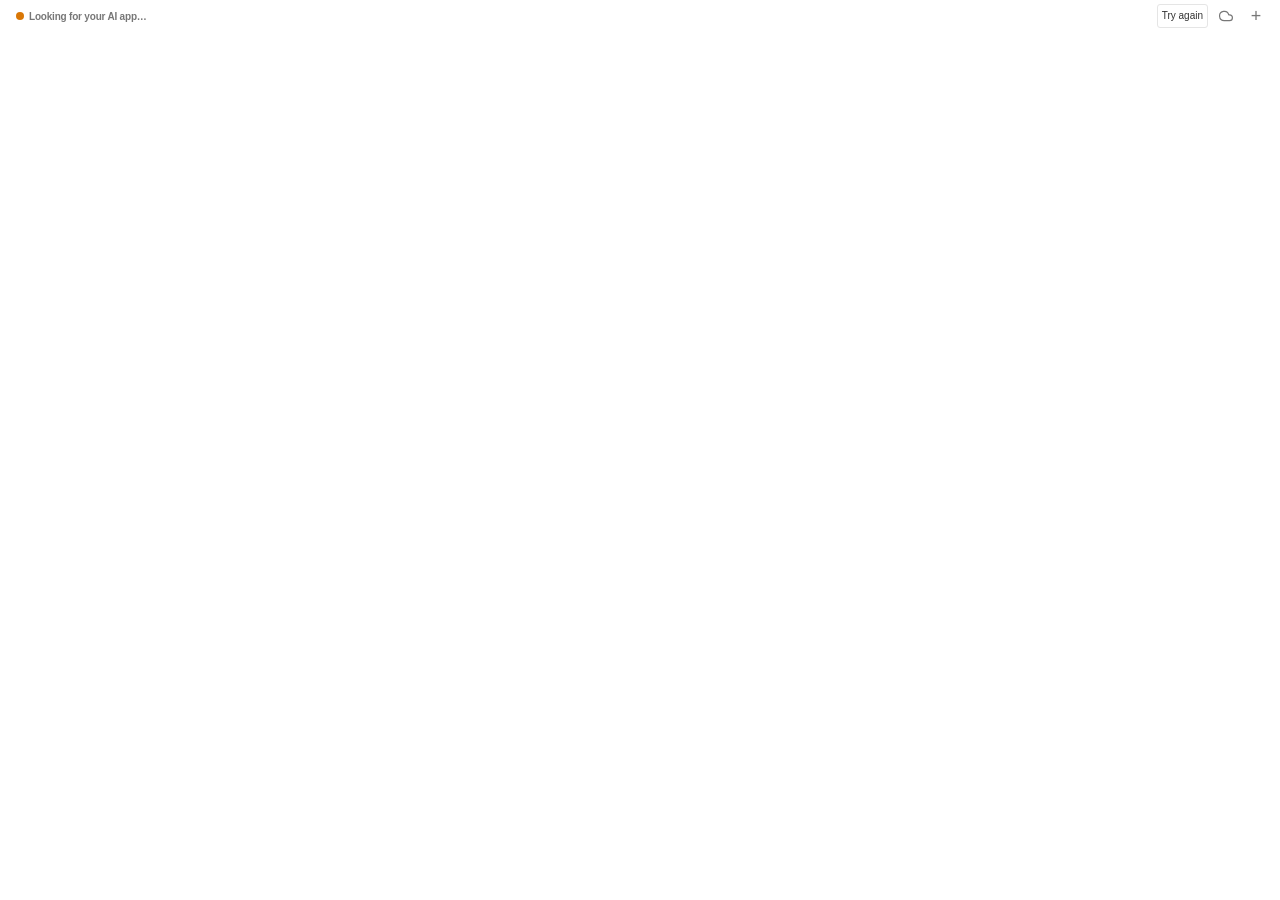
<file: plugin/ui.html>
<!DOCTYPE html>
<html>
<head>
  <meta charset="UTF-8">
  <style>
    * {
      box-sizing: border-box;
      margin: 0;
      padding: 0;
    }

    /* ===== Status + log colour tokens ===== */
    /* Dark defaults — body[data-theme] overrides below keep light/dark correct. */
    :root {
      --color-connected:      #44FF88;
      --color-connected-glow: rgba(68, 255, 136, 0.5);
      --color-waiting:        #FFB700;
      --color-error:          #FF455B;
      --color-idle:           #737373;
      --log-info:             #6cf;
      --log-success:          #6f6;
      --log-error:            #ff8080;
      --log-warn:             #fc0;
    }

    body {
      font-family: 'Inter', -apple-system, BlinkMacSystemFont, 'Segoe UI', Roboto, sans-serif;
      font-size: 11px;
      background: var(--figma-color-bg, #2c2c2c);
      color: var(--figma-color-text, rgba(255, 255, 255, 0.9));
      padding: 4px 12px;
      user-select: none;
    }

    /* Visible keyboard focus for all interactive elements (WCAG 2.4.7) */
    button:focus-visible,
    input:focus-visible {
      outline: 2px solid var(--figma-color-bg-brand, #0d99ff);
      outline-offset: 1px;
      border-radius: 3px;
    }
    /* Hide outline when mouse-clicking but keep it for keyboard nav */
    button:focus:not(:focus-visible),
    input:focus:not(:focus-visible) {
      outline: none;
    }

    .wrap {
      display: flex;
      flex-direction: column;
      gap: 4px;
      width: 100%;
    }

    /* ===== Row 1 — status + CTA + icons (always visible) ===== */
    .row-top {
      display: flex;
      align-items: center;
      gap: 6px;
      white-space: nowrap;
      padding-left: 4px; /* visual offset to align with Figma title bar icon */
    }

    .status-pill {
      display: flex;
      align-items: center;
      gap: 5px;
      margin-right: 3px;
      /* Take the free space so long status sentences ellipsize gracefully
         instead of pushing the CTA/icons off the 240px canvas. */
      flex: 1;
      min-width: 0;
    }

    .status-indicator {
      width: 8px;
      height: 8px;
      border-radius: 50%;
      flex-shrink: 0;
      background: var(--color-idle);
    }

    .status-indicator.loading {
      background: var(--color-waiting);
      animation: pulse 1.5s ease-in-out infinite;
    }

    .status-indicator.active {
      background: var(--color-connected);
      box-shadow: 0 0 6px var(--color-connected-glow);
    }

    .status-indicator.error {
      background: var(--color-error);
    }

    /* Deliberate user pause — static grey dot, NOT the pulsing loading
       animation, so a pause never reads as "trying to connect". */
    .status-indicator.paused {
      background: var(--color-idle);
    }

    @keyframes pulse {
      0%, 100% { opacity: 0.4; }
      50% { opacity: 1; }
    }

    #status-state {
      font-weight: 600;
      font-size: 10px;
      letter-spacing: -0.2px;
      font-stretch: 75%;
      color: var(--figma-color-text-secondary, rgba(255, 255, 255, 0.6));
      overflow: hidden;
      text-overflow: ellipsis;
      white-space: nowrap;
      min-width: 0;
    }

    .status-indicator.active + #status-state {
      color: var(--color-connected);
    }

    .status-indicator.error + #status-state {
      color: var(--color-error);
    }

    .cta-btn {
      background: transparent;
      color: var(--figma-color-text, rgba(255, 255, 255, 0.9));
      border: 1px solid var(--figma-color-border, #4a4a4a);
      border-radius: 3px;
      font-family: inherit;
      font-size: 10px;
      font-weight: 500;
      padding: 4px;
      cursor: pointer;
      line-height: 1.4;
    }

    .cta-btn:disabled {
      opacity: 0.6;
      cursor: default;
    }

    .cta-btn:hover {
      background: var(--figma-color-bg-secondary, #383838);
    }

    /* ===== Status meta line — connection count + proof of life ===== */
    .status-meta {
      display: none; /* toggled to flex from JS when there's something to show */
      align-items: center;
      gap: 8px;
      padding-left: 17px; /* aligns with the pill text (4px row offset + 8px dot + 5px gap) */
      font-size: 9px;
      color: var(--figma-color-text-secondary, rgba(255, 255, 255, 0.5));
      white-space: nowrap;
    }

    /* Visible recovery instruction for the ERROR state */
    .status-error-hint {
      display: none; /* shown from JS while in the error state */
      padding-left: 17px;
      font-size: 10px;
      line-height: 1.4;
      color: var(--color-error);
    }

    .icon-btn {
      background: transparent;
      border: 1px solid transparent;
      border-radius: 3px;
      color: var(--figma-color-text-secondary, rgba(255, 255, 255, 0.6));
      width: 24px;
      height: 24px;
      padding: 0;
      display: inline-flex;
      align-items: center;
      justify-content: center;
      cursor: pointer;
      font-family: inherit;
      font-size: 14px;
      line-height: 1;
    }

    .icon-btn:hover {
      color: var(--figma-color-text, rgba(255, 255, 255, 0.9));
      border-color: var(--figma-color-border, #4a4a4a);
    }

    /* Borderless icon variant — hover/active change colour only, never border.
       Applied via .icon-btn--borderless modifier class. */
    .icon-btn--borderless,
    .icon-btn--borderless:hover,
    .icon-btn--borderless.active {
      border-color: transparent !important;
    }

    /* Expand [+] / [−] glyph is text, not SVG. Bump to match visual weight of SVG siblings. */
    #expand-btn {
      font-size: 18px;
      font-weight: 400;
      line-height: 1;
    }

    .icon-btn.active,
    .icon-btn.active:hover {
      color: var(--figma-color-bg-brand, #0d99ff);
      border-color: var(--figma-color-bg-brand, #0d99ff);
    }

    .icon-btn svg {
      width: 14px;
      height: 14px;
    }

    /* ===== Row: cloud pairing (when cloud icon on) ===== */
    .row {
      display: none;
      width: 100%;
    }

    .row.visible {
      display: flex;
    }

    .cloud-pair {
      flex-direction: row;
      gap: 4px;
      align-items: stretch;
    }

    .cloud-pair input {
      flex: 1;
      min-width: 0;
      background: var(--figma-color-bg, #2c2c2c);
      border: 1px solid var(--figma-color-border, #4a4a4a);
      border-radius: 3px;
      color: var(--figma-color-text, rgba(255, 255, 255, 0.9));
      font-family: monospace;
      font-size: 11px;
      padding: 3px 5px;
      text-transform: uppercase;
      letter-spacing: 2px;
      text-align: center;
      box-sizing: border-box;
    }

    .cloud-pair input::placeholder {
      text-transform: none;
      letter-spacing: normal;
      font-family: inherit;
      font-size: 10px;
      color: var(--figma-color-text-secondary, rgba(255, 255, 255, 0.3));
    }

    /* Connect button only; icon-btn inside the row keeps its icon-btn styling */
    .cloud-pair button:not(.icon-btn) {
      flex-shrink: 0;
      background: var(--figma-color-bg-brand, #0d99ff);
      color: #fff;
      border: none;
      border-radius: 3px;
      font-family: inherit;
      font-size: 10px;
      font-weight: 500;
      padding: 4px 10px;
      cursor: pointer;
    }

    .cloud-pair button:not(.icon-btn):disabled {
      opacity: 0.5;
      cursor: default;
    }

    .cloud-help {
      flex-direction: column;
      gap: 4px;
      padding: 6px 8px;
      background: var(--figma-color-bg-secondary, #383838);
      border-radius: 3px;
      font-size: 10px;
      line-height: 1.4;
      color: var(--figma-color-text-secondary, rgba(255, 255, 255, 0.7));
    }

    .cloud-help p {
      margin: 0;
    }

    body[data-theme="light"] .cloud-help {
      background: #f0f0f0;
      color: #555;
    }

    .cloud-status {
      display: none;
      font-size: 9px;
      color: var(--figma-color-text-secondary, rgba(255, 255, 255, 0.5));
      text-align: center;
      padding: 2px 0;
    }

    .cloud-status:not(:empty) {
      display: block;
    }

    .cloud-status.connected {
      color: var(--color-connected);
    }

    .cloud-status.error {
      color: var(--color-error);
    }

    /* ===== Row: sub-toolbar (when [+] on) ===== */
    .sub-toolbar {
      align-items: center;
      gap: 8px;
      flex-wrap: nowrap;
      padding-left: 4px; /* match row-top alignment with Figma title bar icon */
    }

    .sub-btn {
      background: transparent;
      border: none;
      padding: 2px 0;
      color: var(--figma-color-text-secondary, rgba(255, 255, 255, 0.6));
      font-family: inherit;
      font-size: 10px;
      cursor: pointer;
      display: inline-flex;
      align-items: center;
      gap: 3px;
      white-space: nowrap;
    }

    .sub-btn:hover {
      color: var(--figma-color-text, rgba(255, 255, 255, 0.9));
    }

    .sub-btn.active {
      color: var(--figma-color-bg-brand, #0d99ff);
    }

    .sub-btn svg {
      width: 11px;
      height: 11px;
    }

    /* ===== Row: plugin update banner ===== */
    .update-banner {
      align-items: center;
      gap: 6px;
      padding: 4px 6px;
      background: var(--figma-color-bg-secondary, #383838);
      border: 1px solid var(--figma-color-border, #4a4a4a);
      border-radius: 3px;
      font-size: 10px;
      line-height: 1.4;
      color: var(--figma-color-text, rgba(255, 255, 255, 0.9));
    }

    .update-banner span {
      flex: 1;
      min-width: 0;
    }

    /* ===== Row: log panel ===== */
    .log-panel {
      flex-direction: column;
      gap: 0;
      border: 1px solid var(--figma-color-border, #4a4a4a);
      border-radius: 3px;
      overflow: hidden;
      background: var(--figma-color-bg, #1e1e1e);
    }

    .log-entries {
      max-height: 160px;
      overflow-y: auto;
      padding: 4px 6px;
      font-family: 'SF Mono', 'Menlo', Consolas, monospace;
      font-size: 10px;
      line-height: 1.4;
    }

    .log-entry {
      display: flex;
      align-items: baseline;
      gap: 5px;
      color: var(--figma-color-text, rgba(255, 255, 255, 0.8));
      line-height: 1.5;
    }
    .log-ts {
      flex-shrink: 0;
      opacity: 0.45;
      font-size: 9px;
      user-select: none;
    }
    .log-msg {
      flex: 1;
      min-width: 0;
      overflow: hidden;
      text-overflow: ellipsis;
      white-space: nowrap;
    }
    .log-dur {
      display: none;
    }
    .log-count {
      flex-shrink: 0;
      opacity: 0.5;
      font-size: 9px;
      min-width: 18px;
      text-align: right;
    }

    .log-entry.info   { color: var(--log-info); }
    .log-entry.success{ color: var(--log-success); }
    .log-entry.error  { color: var(--log-error); }
    .log-entry.warn   { color: var(--log-warn); }

    /* ===== Light theme ===== */
    /* Theme manual override redefines the Figma-injected vars so all token
       consumers cascade automatically. When no data-theme attribute is set,
       Figma's themeColors:true (in code.js) controls the values natively. */
    body[data-theme="light"] {
      --figma-color-bg:            #ffffff;
      --figma-color-bg-secondary:  #f5f5f5;
      --figma-color-border:        #e5e5e5;
      --figma-color-text:          #333333;
      --figma-color-text-secondary: #777777;
      --color-connected:      #16a34a;
      --color-connected-glow: rgba(22, 163, 74, 0.45);
      --color-waiting:        #d97706;
      --color-error:          #ef4444;
      --color-idle:           #6b7280;
      --log-info:             #00639e;
      --log-success:          #167016;
      --log-error:            #b81e2c;
      --log-warn:             #7a5c00;
    }
    body[data-theme="dark"] {
      --figma-color-bg:            #2c2c2c;
      --figma-color-bg-secondary:  #383838;
      --figma-color-border:        #4a4a4a;
      --figma-color-text:          rgba(255, 255, 255, 0.9);
      --figma-color-text-secondary: rgba(255, 255, 255, 0.55);
      --color-connected:      #44FF88;
      --color-connected-glow: rgba(68, 255, 136, 0.5);
      --color-waiting:        #FFB700;
      --color-error:          #FF455B;
      --color-idle:           #737373;
      --log-info:             #6cf;
      --log-success:          #6f6;
      --log-error:            #ff8080;
      --log-warn:             #fc0;
    }
  </style>
</head>
<body>
  <div class="wrap">
    <!-- Row 1 — always visible -->
    <div class="row-top">
      <div class="status-pill">
        <div class="status-indicator loading" id="status-dot" aria-hidden="true"></div>
        <span id="status-state" role="status" aria-live="polite">Looking for your AI app…</span>
      </div>
      <!-- CTA starts hidden; the first state reconcile shows it with an honest label -->
      <button class="cta-btn" id="cta-btn" onclick="toggleLocalConnection()" style="display:none">Pause</button>
      <button class="icon-btn" id="cloud-icon" onclick="toggleCloudPair()" title="Cloud pairing" aria-label="Cloud pairing" aria-expanded="false">
        <svg viewBox="0 0 24 24" fill="none" stroke="currentColor" stroke-width="2" stroke-linecap="round" stroke-linejoin="round" aria-hidden="true" focusable="false">
          <path d="M18 10h-1.26A8 8 0 1 0 9 20h9a5 5 0 0 0 0-10z"/>
        </svg>
      </button>
      <button class="icon-btn" id="expand-btn" onclick="toggleSubToolbar()" title="Show options" aria-label="Show options" aria-expanded="false">+</button>
    </div>

    <!-- Status meta — connection count + proof of life (shown when connected) -->
    <div class="status-meta" id="status-meta">
      <span id="status-conn-count"></span>
      <span id="status-last-action"></span>
    </div>

    <!-- Visible recovery instruction, shown only in the error state -->
    <div class="status-error-hint" id="status-error-hint">Close this window and reopen the plugin.</div>

    <!-- Plugin update banner (shown when the server reports a newer plugin) -->
    <div class="row update-banner" id="update-banner">
      <span>Plugin update available — re-import it in Figma (Plugins → Development → Import from manifest).</span>
      <button class="icon-btn icon-btn--borderless" onclick="dismissUpdateBanner()" title="Dismiss" aria-label="Dismiss update notice">×</button>
    </div>

    <!-- Cloud pairing (shown when cloud icon active) -->
    <div class="row cloud-pair" id="cloud-pair">
      <button class="icon-btn icon-btn--borderless cloud-info-btn" id="cloud-info-btn" onclick="toggleCloudHelp()" title="About pairing codes" aria-label="About pairing codes" aria-expanded="false" aria-controls="cloud-help">
        <svg viewBox="0 0 24 24" fill="none" stroke="currentColor" stroke-width="2" stroke-linecap="round" stroke-linejoin="round" aria-hidden="true" focusable="false">
          <circle cx="12" cy="12" r="10"/>
          <line x1="12" y1="16" x2="12" y2="12"/>
          <line x1="12" y1="8" x2="12.01" y2="8"/>
        </svg>
      </button>
      <input type="text" id="cloud-code" maxlength="6" placeholder="Pairing code" autocomplete="off" aria-label="Cloud pairing code" />
      <button id="cloud-btn" onclick="cloudConnect()">Connect</button>
    </div>
    <div class="row cloud-help" id="cloud-help" role="region" aria-label="About pairing codes">
      <p>Use this when Claude is on a different device from Figma.</p>
      <p>Generate a 6-char code in Claude and paste it here.</p>
    </div>
    <div class="cloud-status" id="cloud-status"></div>

    <!-- Sub-toolbar (shown when [+] active) -->
    <div class="row sub-toolbar" id="sub-toolbar">
      <button class="sub-btn" id="log-toggle" onclick="toggleLog()" aria-expanded="false" aria-controls="log-panel">
        <svg viewBox="0 0 24 24" fill="none" stroke="currentColor" stroke-width="2" stroke-linecap="round" stroke-linejoin="round" aria-hidden="true" focusable="false">
          <path d="M1 12s4-8 11-8 11 8 11 8-4 8-11 8-11-8-11-8z"/>
          <circle cx="12" cy="12" r="3"/>
        </svg>
        Activity
      </button>
      <button class="icon-btn" id="copy-log-btn" onclick="copyLogToClipboard()" title="Copy activity to clipboard" aria-label="Copy activity to clipboard" style="display:none">
        <svg viewBox="0 0 24 24" fill="none" stroke="currentColor" stroke-width="2" stroke-linecap="round" stroke-linejoin="round" aria-hidden="true" focusable="false">
          <rect x="9" y="9" width="13" height="13" rx="2" ry="2"/>
          <path d="M5 15H4a2 2 0 0 1-2-2V4a2 2 0 0 1 2-2h9a2 2 0 0 1 2 2v1"/>
        </svg>
      </button>
    </div>

    <!-- Activity panel (shown when Activity active) -->
    <div class="row log-panel" id="log-panel">
      <div class="log-entries" id="log-entries"></div>
    </div>
  </div>

  <script>
    // ============================================================================
    // GLOBAL STATE — backing store for the in-iframe WebSocket bridge client
    // ============================================================================
    window.__figmaVariablesData = null;
    window.__figmaVariablesReady = false;
    window.__figmaComponentData = null;
    window.__figmaComponentRequests = new Map();
    window.__figmaPendingRequests = new Map();

    let requestIdCounter = 0;

    // Status inputs owned by the message handler at the bottom of this file.
    // bridgeError flips true on a code.js ERROR message; a later successful
    // VARIABLES_DATA clears it (the plugin recovered).
    var bridgeError = false;

    // Single source of truth for the status pill. Derives the rendered state
    // from actual facts instead of trusting one-off events:
    //   - live WS connections (local + cloud) from the connection pool
    //   - userPaused (pool exposes __wsIsPaused)
    //   - scanning/discovery activity (__wsIsScanning / __wsIsDiscoveryActive)
    //   - bridgeError (ERROR message from code.js)
    // window.__figmaVariablesReady is also an input (set by VARIABLES_DATA);
    // it no longer drives the pill green on its own — a Figma-side data event
    // says nothing about whether an AI app is actually connected.
    function deriveAndRenderStatus() {
      var dot = document.getElementById('status-dot');
      var stateText = document.getElementById('status-state');
      if (!dot || !stateText) return;

      var conns = (typeof window.__wsGetActiveConnections === 'function') ? (window.__wsGetActiveConnections() || []) : [];
      var live = 0;
      for (var i = 0; i < conns.length; i++) {
        if (conns[i] && conns[i].ws && conns[i].ws.readyState === 1) live++;
      }
      var paused = (typeof window.__wsIsPaused === 'function') ? window.__wsIsPaused() : false;
      var scanning = (typeof window.__wsIsScanning === 'function' && window.__wsIsScanning()) ||
                     (typeof window.__wsIsDiscoveryActive === 'function' && window.__wsIsDiscoveryActive());

      var dotClass, text;
      if (bridgeError) {
        dotClass = 'error';
        text = 'Something broke';
      } else if (paused) {
        dotClass = 'paused';
        text = 'Paused — AI can\'t make changes';
      } else if (live >= 1) {
        dotClass = 'active';
        text = 'Connected — AI can work in this file';
      } else if (scanning) {
        dotClass = 'loading';
        text = 'Looking for your AI app…';
      } else {
        // Defensive fallback: discovery is always on unless paused, so this
        // only renders if the discovery loop is somehow disabled.
        dotClass = '';
        text = 'Not connected';
      }
      dot.className = 'status-indicator' + (dotClass ? ' ' + dotClass : '');
      stateText.textContent = text;
      stateText.title = text; // full sentence survives ellipsis truncation

      var hint = document.getElementById('status-error-hint');
      if (hint) hint.style.display = bridgeError ? 'block' : 'none';

      renderStatusMeta(live);
    }

    // Small always-visible line under the pill: "Connected to N AI app(s)"
    // plus proof of life ("Last action: Xs ago"). Hidden entirely when there
    // is nothing to show (zero connections).
    function renderStatusMeta(liveCount) {
      var meta = document.getElementById('status-meta');
      var countEl = document.getElementById('status-conn-count');
      var lastEl = document.getElementById('status-last-action');
      if (!meta || !countEl || !lastEl) return;
      var anything = false;
      if (liveCount >= 1) {
        countEl.textContent = 'Connected to ' + liveCount + ' AI app' + (liveCount === 1 ? '' : 's');
        countEl.style.display = '';
        anything = true;
      } else {
        countEl.textContent = '';
        countEl.style.display = 'none';
      }
      if (liveCount >= 1 && _lastActionAt) {
        lastEl.textContent = 'Last action: ' + formatAgo(Date.now() - _lastActionAt);
        lastEl.style.display = '';
        anything = true;
      } else {
        lastEl.textContent = '';
        lastEl.style.display = 'none';
      }
      meta.style.display = anything ? 'flex' : 'none';
    }

    function formatAgo(ms) {
      var s = Math.max(0, Math.floor(ms / 1000));
      if (s < 60) return s + 's ago';
      var m = Math.floor(s / 60);
      if (m < 60) return m + 'm ago';
      var h = Math.floor(m / 60);
      return h + 'h ago';
    }

    // ============================================================================
    // COMMAND INFRASTRUCTURE - Generic plugin command sender
    // ============================================================================
    window.sendPluginCommand = (type, params, timeoutMs) => {
      timeoutMs = timeoutMs || 15000;
      return new Promise((resolve, reject) => {
        const requestId = type.toLowerCase() + '_' + (++requestIdCounter) + '_' + Date.now();

        const timeoutId = setTimeout(() => {
          if (window.__figmaPendingRequests.has(requestId)) {
            window.__figmaPendingRequests.delete(requestId);
            reject(new Error(type + ' request timed out after ' + timeoutMs + 'ms'));
          }
        }, timeoutMs);

        window.__figmaPendingRequests.set(requestId, { resolve: resolve, reject: reject, type: type, timeoutId: timeoutId });

        var message = { type: type, requestId: requestId };
        for (var key in params) {
          if (params.hasOwnProperty(key)) {
            message[key] = params[key];
          }
        }

        parent.postMessage({ pluginMessage: message }, '*');
        console.log('[MCP Bridge] Sent:', type);
      });
    };

    // ============================================================================
    // VARIABLE OPERATIONS
    // ============================================================================

    window.executeCode = (code, timeout) => {
      return window.sendPluginCommand('EXECUTE_CODE', { code: code, timeout: timeout || 5000 }, (timeout || 5000) + 2000)
        .catch(function(err) { return { success: false, error: err.message || String(err) }; });
    };

    window.updateVariable = (variableId, modeId, value) => {
      return window.sendPluginCommand('UPDATE_VARIABLE', { variableId: variableId, modeId: modeId, value: value })
        .catch(function(err) { return { success: false, error: err.message || String(err) }; });
    };

    window.createVariable = (name, collectionId, resolvedType, options) => {
      var params = { name: name, collectionId: collectionId, resolvedType: resolvedType };
      if (options) {
        if (options.valuesByMode) params.valuesByMode = options.valuesByMode;
        if (options.description) params.description = options.description;
        if (options.scopes) params.scopes = options.scopes;
      }
      return window.sendPluginCommand('CREATE_VARIABLE', params)
        .catch(function(err) { return { success: false, error: err.message || String(err) }; });
    };

    window.createVariableCollection = (name, options) => {
      var params = { name: name };
      if (options) {
        if (options.initialModeName) params.initialModeName = options.initialModeName;
        if (options.additionalModes) params.additionalModes = options.additionalModes;
      }
      return window.sendPluginCommand('CREATE_VARIABLE_COLLECTION', params)
        .catch(function(err) { return { success: false, error: err.message || String(err) }; });
    };

    window.deleteVariable = (variableId) => {
      return window.sendPluginCommand('DELETE_VARIABLE', { variableId: variableId })
        .catch(function(err) { return { success: false, error: err.message || String(err) }; });
    };

    window.deleteVariableCollection = (collectionId) => {
      return window.sendPluginCommand('DELETE_VARIABLE_COLLECTION', { collectionId: collectionId })
        .catch(function(err) { return { success: false, error: err.message || String(err) }; });
    };

    window.renameVariable = (variableId, newName) => {
      return window.sendPluginCommand('RENAME_VARIABLE', { variableId: variableId, newName: newName })
        .catch(function(err) { return { success: false, error: err.message || String(err) }; });
    };

    window.setVariableDescription = (variableId, description) => {
      return window.sendPluginCommand('SET_VARIABLE_DESCRIPTION', { variableId: variableId, description: description })
        .catch(function(err) { return { success: false, error: err.message || String(err) }; });
    };

    window.addMode = (collectionId, modeName) => {
      return window.sendPluginCommand('ADD_MODE', { collectionId: collectionId, modeName: modeName })
        .catch(function(err) { return { success: false, error: err.message || String(err) }; });
    };

    window.renameMode = (collectionId, modeId, newName) => {
      return window.sendPluginCommand('RENAME_MODE', { collectionId: collectionId, modeId: modeId, newName: newName })
        .catch(function(err) { return { success: false, error: err.message || String(err) }; });
    };

    window.refreshVariables = () => {
      return window.sendPluginCommand('REFRESH_VARIABLES', {}, 300000)
        .catch(function(err) { return { success: false, error: err.message || String(err) }; });
    };

    // ============================================================================
    // COMPONENT OPERATIONS
    // ============================================================================

    window.getLocalComponents = () => {
      return window.sendPluginCommand('GET_LOCAL_COMPONENTS', {}, 300000)
        .catch(function(err) { return { success: false, error: err.message || String(err) }; });
    };

    window.instantiateComponent = (componentKey, options) => {
      var params = { componentKey: componentKey };
      if (options) {
        if (options.nodeId) params.nodeId = options.nodeId;
        if (options.position) params.position = options.position;
        if (options.size) params.size = options.size;
        if (options.overrides) params.overrides = options.overrides;
        if (options.variant) params.variant = options.variant;
        if (options.parentId) params.parentId = options.parentId;
      }
      return window.sendPluginCommand('INSTANTIATE_COMPONENT', params)
        .catch(function(err) { return { success: false, error: err.message || String(err) }; });
    };

    window.requestComponentData = (nodeId) => {
      return new Promise((resolve, reject) => {
        const requestId = 'component_' + (++requestIdCounter) + '_' + Date.now();
        window.__figmaComponentRequests.set(requestId, { resolve: resolve, reject: reject });
        parent.postMessage({ pluginMessage: { type: 'GET_COMPONENT', requestId: requestId, nodeId: nodeId } }, '*');
        setTimeout(() => {
          if (window.__figmaComponentRequests.has(requestId)) {
            window.__figmaComponentRequests.delete(requestId);
            reject(new Error('Component request timed out'));
          }
        }, 10000);
      });
    };

    // ============================================================================
    // NEW: COMPONENT PROPERTY MANAGEMENT
    // ============================================================================

    // Set component/node description
    window.setNodeDescription = (nodeId, description, descriptionMarkdown) => {
      return window.sendPluginCommand('SET_NODE_DESCRIPTION', {
        nodeId: nodeId,
        description: description,
        descriptionMarkdown: descriptionMarkdown
      }).catch(function(err) { return { success: false, error: err.message || String(err) }; });
    };

    // Add a component property (BOOLEAN, TEXT, INSTANCE_SWAP, VARIANT, SLOT)
    // Note: We use 'propertyType' instead of 'type' to avoid collision with message type field
    window.addComponentProperty = (nodeId, propertyName, type, defaultValue, options) => {
      var params = { nodeId: nodeId, propertyName: propertyName, propertyType: type, defaultValue: defaultValue };
      if (options) {
        if (options.preferredValues) params.preferredValues = options.preferredValues;
        if (options.description) params.description = options.description;
      }
      return window.sendPluginCommand('ADD_COMPONENT_PROPERTY', params)
        .catch(function(err) { return { success: false, error: err.message || String(err) }; });
    };

    // ============================================================================
    // SLOT OPERATIONS
    // ============================================================================

    window.createSlot = (nodeId, options) => {
      return window.sendPluginCommand('CREATE_SLOT', Object.assign({ nodeId: nodeId }, options || {}))
        .catch(function(err) { return { success: false, error: err.message || String(err) }; });
    };

    window.getSlots = (nodeId) => {
      return window.sendPluginCommand('GET_SLOTS', { nodeId: nodeId })
        .catch(function(err) { return { success: false, error: err.message || String(err) }; });
    };

    window.appendToSlot = (params) => {
      return window.sendPluginCommand('APPEND_TO_SLOT', params)
        .catch(function(err) { return { success: false, error: err.message || String(err) }; });
    };

    window.resetSlot = (params) => {
      return window.sendPluginCommand('RESET_SLOT', params)
        .catch(function(err) { return { success: false, error: err.message || String(err) }; });
    };

    // Edit an existing component property
    window.editComponentProperty = (nodeId, propertyName, newValue) => {
      return window.sendPluginCommand('EDIT_COMPONENT_PROPERTY', {
        nodeId: nodeId,
        propertyName: propertyName,
        newValue: newValue
      }).catch(function(err) { return { success: false, error: err.message || String(err) }; });
    };

    // Delete a component property
    window.deleteComponentProperty = (nodeId, propertyName) => {
      return window.sendPluginCommand('DELETE_COMPONENT_PROPERTY', {
        nodeId: nodeId,
        propertyName: propertyName
      }).catch(function(err) { return { success: false, error: err.message || String(err) }; });
    };

    // ============================================================================
    // NEW: NODE MANIPULATION
    // ============================================================================

    // Resize any node
    window.resizeNode = (nodeId, width, height, withConstraints) => {
      return window.sendPluginCommand('RESIZE_NODE', {
        nodeId: nodeId,
        width: width,
        height: height,
        withConstraints: withConstraints !== false
      }).catch(function(err) { return { success: false, error: err.message || String(err) }; });
    };

    // Move/position a node
    window.moveNode = (nodeId, x, y) => {
      return window.sendPluginCommand('MOVE_NODE', { nodeId: nodeId, x: x, y: y })
        .catch(function(err) { return { success: false, error: err.message || String(err) }; });
    };

    // Set node fills (colors)
    window.setNodeFills = (nodeId, fills) => {
      return window.sendPluginCommand('SET_NODE_FILLS', { nodeId: nodeId, fills: fills })
        .catch(function(err) { return { success: false, error: err.message || String(err) }; });
    };

    // Set node strokes
    window.setNodeStrokes = (nodeId, strokes, strokeWeight) => {
      var params = { nodeId: nodeId, strokes: strokes };
      if (strokeWeight !== undefined) params.strokeWeight = strokeWeight;
      return window.sendPluginCommand('SET_NODE_STROKES', params)
        .catch(function(err) { return { success: false, error: err.message || String(err) }; });
    };

    // Set node opacity
    window.setNodeOpacity = (nodeId, opacity) => {
      return window.sendPluginCommand('SET_NODE_OPACITY', { nodeId: nodeId, opacity: opacity })
        .catch(function(err) { return { success: false, error: err.message || String(err) }; });
    };

    // Set node corner radius
    window.setNodeCornerRadius = (nodeId, radius) => {
      return window.sendPluginCommand('SET_NODE_CORNER_RADIUS', { nodeId: nodeId, radius: radius })
        .catch(function(err) { return { success: false, error: err.message || String(err) }; });
    };

    // Clone a node
    window.cloneNode = (nodeId) => {
      return window.sendPluginCommand('CLONE_NODE', { nodeId: nodeId })
        .catch(function(err) { return { success: false, error: err.message || String(err) }; });
    };

    // Delete a node
    window.deleteNode = (nodeId) => {
      return window.sendPluginCommand('DELETE_NODE', { nodeId: nodeId })
        .catch(function(err) { return { success: false, error: err.message || String(err) }; });
    };

    // Rename a node
    window.renameNode = (nodeId, newName) => {
      return window.sendPluginCommand('RENAME_NODE', { nodeId: nodeId, newName: newName })
        .catch(function(err) { return { success: false, error: err.message || String(err) }; });
    };

    // Set text content (for text nodes)
    window.setTextContent = (nodeId, text, options) => {
      var params = { nodeId: nodeId, text: text };
      if (options) {
        if (options.fontSize) params.fontSize = options.fontSize;
        if (options.fontWeight) params.fontWeight = options.fontWeight;
        if (options.fontFamily) params.fontFamily = options.fontFamily;
        if (options.fontStyle) params.fontStyle = options.fontStyle;
      }
      return window.sendPluginCommand('SET_TEXT_CONTENT', params)
        .catch(function(err) { return { success: false, error: err.message || String(err) }; });
    };

    // Create a new node as child
    window.createChildNode = (parentId, nodeType, properties) => {
      return window.sendPluginCommand('CREATE_CHILD_NODE', {
        parentId: parentId,
        nodeType: nodeType,
        properties: properties || {}
      }).catch(function(err) { return { success: false, error: err.message || String(err) }; });
    };

    // ============================================================================
    // NEW: SCREENSHOT & INSTANCE PROPERTIES (Fix for visual validation loop)
    // ============================================================================

    // Capture screenshot using plugin's exportAsync (reads current plugin state, not cloud)
    // This solves the race condition where REST API screenshots show stale state
    window.captureScreenshot = (nodeId, options) => {
      var params = { nodeId: nodeId };
      if (options) {
        if (options.format) params.format = options.format;  // PNG, JPG, SVG
        if (options.scale) params.scale = options.scale;      // 1, 2, 4, etc.
      }
      return window.sendPluginCommand('CAPTURE_SCREENSHOT', params, 30000)
        .catch(function(err) { return { success: false, error: err.message || String(err) }; });
    };

    // Set image fill on nodes — decodes base64 in browser context (atob available here)
    // then sends raw bytes to plugin where figma.createImage() is called
    window.setImageFill = (nodeIds, imageData, scaleMode) => {
      // Decode base64 to Uint8Array in browser context where atob() is available
      var binaryStr = atob(imageData);
      var bytes = new Uint8Array(binaryStr.length);
      for (var i = 0; i < binaryStr.length; i++) {
        bytes[i] = binaryStr.charCodeAt(i);
      }
      // Send as plain Array (postMessage can't always transfer typed arrays cleanly)
      return window.sendPluginCommand('SET_IMAGE_FILL', {
        nodeIds: Array.isArray(nodeIds) ? nodeIds : [nodeIds],
        imageBytes: Array.from(bytes),
        scaleMode: scaleMode || 'FILL'
      }, 60000)
        .catch(function(err) { return { success: false, error: err.message || String(err) }; });
    };

    // Set component instance properties (TEXT, BOOLEAN, INSTANCE_SWAP, VARIANT)
    // This is the correct way to update component instances vs direct text node editing
    window.setInstanceProperties = (nodeId, properties) => {
      return window.sendPluginCommand('SET_INSTANCE_PROPERTIES', {
        nodeId: nodeId,
        properties: properties
      }).catch(function(err) { return { success: false, error: err.message || String(err) }; });
    };

    // Lint design for accessibility and quality issues
    window.lintDesign = (nodeId, rules, maxDepth, maxFindings) => {
      var params = {};
      if (nodeId) params.nodeId = nodeId;
      if (rules) params.rules = rules;
      if (maxDepth !== undefined) params.maxDepth = maxDepth;
      if (maxFindings !== undefined) params.maxFindings = maxFindings;
      return window.sendPluginCommand('LINT_DESIGN', params, 120000)
        .catch(function(err) { return { success: false, error: err.message || String(err) }; });
    };

    // Audit component accessibility (deep a11y scorecard with color-blind simulation)
    window.auditComponentAccessibility = function(nodeId, targetSize) {
      var params = {};
      if (nodeId) params.nodeId = nodeId;
      if (targetSize !== undefined) params.targetSize = targetSize;
      return window.sendPluginCommand('AUDIT_COMPONENT_ACCESSIBILITY', params, 120000)
        .catch(function(err) { return { success: false, error: err.message || String(err) }; });
    };

    // Analyze component set (variant state machine + cross-variant diff)
    window.analyzeComponentSet = (nodeId) => {
      return window.sendPluginCommand('ANALYZE_COMPONENT_SET', {
        nodeId: nodeId
      }, 30000)
        .catch(function(err) { return { success: false, error: err.message || String(err) }; });
    };

    // Deep component extraction (full visual props, tokens, interactions at every level)
    window.deepGetComponent = (nodeId, depth) => {
      return window.sendPluginCommand('DEEP_GET_COMPONENT', {
        nodeId: nodeId,
        depth: depth || 10
      }, 30000)
        .catch(function(err) { return { success: false, error: err.message || String(err) }; });
    };

    // Get annotations from a node (and optionally its children)
    window.getAnnotations = (nodeId, includeChildren, depth) => {
      return window.sendPluginCommand('GET_ANNOTATIONS', {
        nodeId: nodeId,
        includeChildren: includeChildren,
        depth: depth
      }, 10000)
        .catch(function(err) { return { success: false, error: err.message || String(err) }; });
    };

    // Set annotations on a node
    window.setAnnotations = (nodeId, annotations, mode) => {
      return window.sendPluginCommand('SET_ANNOTATIONS', {
        nodeId: nodeId,
        annotations: annotations,
        mode: mode || 'replace'
      }, 10000)
        .catch(function(err) { return { success: false, error: err.message || String(err) }; });
    };

    // Get available annotation categories
    window.getAnnotationCategories = () => {
      return window.sendPluginCommand('GET_ANNOTATION_CATEGORIES', {}, 5000)
        .catch(function(err) { return { success: false, error: err.message || String(err) }; });
    };

    // ============================================================================
    // WEBSOCKET BRIDGE CLIENT — primary transport from the plugin sandbox to
    // the MCP server. Scans port range 9223–9232 for multiple instances.
    // ============================================================================
    (function() {
      // Port range for multi-instance support (matches server's port-discovery.ts)
      var WS_PORT_RANGE_START = 9223;
      var WS_PORT_RANGE_END = 9232;

      // Multi-connection state: plugin connects to ALL active MCP servers
      // so that every Claude tab/CLI instance gets Figma access.
      var activeConnections = []; // Array of { port, ws, serverVersion?, serverInfo? }
      var isScanning = false;

      // Backward-compat: ws and wsConnected reflect "at least one connection"
      var ws = null;
      var wsPort = null;
      var wsConnected = false;

      // Method-to-function mapping
      var methodMap = {
        'EXECUTE_CODE': function(params) { return window.executeCode(params.code, params.timeout); },
        'UPDATE_VARIABLE': function(params) { return window.updateVariable(params.variableId, params.modeId, params.value); },
        'CREATE_VARIABLE': function(params) { return window.createVariable(params.name, params.collectionId, params.resolvedType, params); },
        'DELETE_VARIABLE': function(params) { return window.deleteVariable(params.variableId); },
        'DELETE_VARIABLE_COLLECTION': function(params) { return window.deleteVariableCollection(params.collectionId); },
        'RENAME_VARIABLE': function(params) { return window.renameVariable(params.variableId, params.newName); },
        'SET_VARIABLE_DESCRIPTION': function(params) { return window.setVariableDescription(params.variableId, params.description); },
        'ADD_MODE': function(params) { return window.addMode(params.collectionId, params.modeName); },
        'RENAME_MODE': function(params) { return window.renameMode(params.collectionId, params.modeId, params.newName); },
        'REFRESH_VARIABLES': function() { return window.refreshVariables(); },
        'CREATE_VARIABLE_COLLECTION': function(params) { return window.createVariableCollection(params.name, params); },
        'GET_LOCAL_COMPONENTS': function() { return window.getLocalComponents(); },
        'INSTANTIATE_COMPONENT': function(params) { return window.instantiateComponent(params.componentKey, params); },
        // Component set creation — forward params wholesale; result payload rides in msg.data.
        // Timeout scales with variant count (the plugin builds all variants in one
        // uncancellable pass; a fixed 30s ceiling made big matrices report failure
        // while the set still got created). Mirrors componentSetTimeoutMs in
        // websocket-connector.ts, which adds a 5s buffer on the server hop so this
        // hop's result always arrives first — keep the base formula in sync.
        'CREATE_COMPONENT_SET': function(params) {
          var variantCount = 1;
          if (params && params.componentIds && params.componentIds.length) {
            variantCount = params.componentIds.length;
          } else if (params && params.properties) {
            for (var axis in params.properties) {
              if (params.properties.hasOwnProperty(axis)) {
                var vals = params.properties[axis];
                variantCount *= Math.max(1, (vals && vals.length) || 1);
              }
            }
          }
          var timeout = Math.min(120000, Math.max(30000, variantCount * 1200));
          return window.sendPluginCommand('CREATE_COMPONENT_SET', params, timeout)
            .catch(function(err) { return { success: false, error: err.message || String(err) }; });
        },
        'GET_COMPONENT': function(params) { return window.requestComponentData(params.nodeId); },
        'SET_NODE_DESCRIPTION': function(params) { return window.setNodeDescription(params.nodeId, params.description, params.descriptionMarkdown); },
        'ADD_COMPONENT_PROPERTY': function(params) { return window.addComponentProperty(params.nodeId, params.propertyName, params.propertyType, params.defaultValue, params); },
        'EDIT_COMPONENT_PROPERTY': function(params) { return window.editComponentProperty(params.nodeId, params.propertyName, params.newValue); },
        'DELETE_COMPONENT_PROPERTY': function(params) { return window.deleteComponentProperty(params.nodeId, params.propertyName); },
        'CREATE_SLOT': function(params) { return window.createSlot(params.nodeId, params); },
        'GET_SLOTS': function(params) { return window.getSlots(params.nodeId); },
        'APPEND_TO_SLOT': function(params) { return window.appendToSlot(params); },
        'RESET_SLOT': function(params) { return window.resetSlot(params); },
        'RESIZE_NODE': function(params) { return window.resizeNode(params.nodeId, params.width, params.height, params.withConstraints); },
        'MOVE_NODE': function(params) { return window.moveNode(params.nodeId, params.x, params.y); },
        'SET_NODE_FILLS': function(params) { return window.setNodeFills(params.nodeId, params.fills); },
        'SET_NODE_STROKES': function(params) { return window.setNodeStrokes(params.nodeId, params.strokes, params.strokeWeight); },
        'SET_NODE_OPACITY': function(params) { return window.setNodeOpacity(params.nodeId, params.opacity); },
        'SET_NODE_CORNER_RADIUS': function(params) { return window.setNodeCornerRadius(params.nodeId, params.radius); },
        'CLONE_NODE': function(params) { return window.cloneNode(params.nodeId); },
        'DELETE_NODE': function(params) { return window.deleteNode(params.nodeId); },
        'RENAME_NODE': function(params) { return window.renameNode(params.nodeId, params.newName); },
        'SET_TEXT_CONTENT': function(params) { return window.setTextContent(params.nodeId, params.text, params); },
        'CREATE_CHILD_NODE': function(params) { return window.createChildNode(params.parentId, params.nodeType, params.properties); },
        'CAPTURE_SCREENSHOT': function(params) { return window.captureScreenshot(params.nodeId, params); },
        'SET_IMAGE_FILL': function(params) { return window.setImageFill(params.nodeIds || params.nodeId, params.imageData, params.scaleMode); },
        'SET_INSTANCE_PROPERTIES': function(params) { return window.setInstanceProperties(params.nodeId, params.properties); },
        'LINT_DESIGN': function(params) { return window.lintDesign(params.nodeId, params.rules, params.maxDepth, params.maxFindings); },
        'AUDIT_COMPONENT_ACCESSIBILITY': function(params) { return window.auditComponentAccessibility(params.nodeId, params.targetSize); },
        'GET_VARIABLES_DATA': function() {
          // Return the cached variables data directly
          if (window.__figmaVariablesReady && window.__figmaVariablesData) {
            return Promise.resolve(window.__figmaVariablesData);
          }
          return Promise.reject(new Error('Variables data not ready. Make sure the Desktop Bridge plugin has loaded.'));
        },
        'GET_FILE_INFO': function() {
          return window.sendPluginCommand('GET_FILE_INFO', {});
        },
        // FigJam tools — forward directly to plugin code.js
        'CREATE_STICKY': function(params) {
          return window.sendPluginCommand('CREATE_STICKY', params);
        },
        'CREATE_STICKIES': function(params) {
          return window.sendPluginCommand('CREATE_STICKIES', params, 30000);
        },
        'CREATE_CONNECTOR': function(params) {
          return window.sendPluginCommand('CREATE_CONNECTOR', params);
        },
        'CREATE_SHAPE_WITH_TEXT': function(params) {
          return window.sendPluginCommand('CREATE_SHAPE_WITH_TEXT', params);
        },
        'CREATE_SECTION': function(params) {
          return window.sendPluginCommand('CREATE_SECTION', params);
        },
        'CREATE_TABLE': function(params) {
          return window.sendPluginCommand('CREATE_TABLE', params, 30000);
        },
        'CREATE_CODE_BLOCK': function(params) {
          return window.sendPluginCommand('CREATE_CODE_BLOCK', params);
        },
        'GET_BOARD_CONTENTS': function(params) {
          return window.sendPluginCommand('GET_BOARD_CONTENTS', params, 30000);
        },
        'GET_CONNECTIONS': function(params) {
          return window.sendPluginCommand('GET_CONNECTIONS', params || {}, 15000);
        },
        // Slides tools — forward directly to plugin code.js
        'LIST_SLIDES': function(params) {
          return window.sendPluginCommand('LIST_SLIDES', params || {}, 10000);
        },
        'GET_SLIDE_CONTENT': function(params) {
          return window.sendPluginCommand('GET_SLIDE_CONTENT', params, 10000);
        },
        'CREATE_SLIDE': function(params) {
          return window.sendPluginCommand('CREATE_SLIDE', params || {}, 10000);
        },
        'DELETE_SLIDE': function(params) {
          return window.sendPluginCommand('DELETE_SLIDE', params, 5000);
        },
        'DUPLICATE_SLIDE': function(params) {
          return window.sendPluginCommand('DUPLICATE_SLIDE', params, 5000);
        },
        'GET_SLIDE_GRID': function(params) {
          return window.sendPluginCommand('GET_SLIDE_GRID', params || {}, 10000);
        },
        'REORDER_SLIDES': function(params) {
          return window.sendPluginCommand('REORDER_SLIDES', params, 15000);
        },
        'SET_SLIDE_TRANSITION': function(params) {
          return window.sendPluginCommand('SET_SLIDE_TRANSITION', params, 5000);
        },
        'GET_SLIDE_TRANSITION': function(params) {
          return window.sendPluginCommand('GET_SLIDE_TRANSITION', params, 5000);
        },
        'SET_SLIDES_VIEW_MODE': function(params) {
          return window.sendPluginCommand('SET_SLIDES_VIEW_MODE', params, 5000);
        },
        'GET_FOCUSED_SLIDE': function(params) {
          return window.sendPluginCommand('GET_FOCUSED_SLIDE', params || {}, 5000);
        },
        'FOCUS_SLIDE': function(params) {
          return window.sendPluginCommand('FOCUS_SLIDE', params, 5000);
        },
        'SKIP_SLIDE': function(params) {
          return window.sendPluginCommand('SKIP_SLIDE', params, 5000);
        },
        'GET_TEXT_STYLES': function(params) {
          return window.sendPluginCommand('GET_TEXT_STYLES', params, 5000);
        },
        'SET_SLIDE_BACKGROUND': function(params) {
          return window.sendPluginCommand('SET_SLIDE_BACKGROUND', params, 5000);
        },
        'ADD_TEXT_TO_SLIDE': function(params) {
          return window.sendPluginCommand('ADD_TEXT_TO_SLIDE', params, 10000);
        },
        'ADD_SHAPE_TO_SLIDE': function(params) {
          return window.sendPluginCommand('ADD_SHAPE_TO_SLIDE', params, 5000);
        },
        'CLEAR_CONSOLE': function() {
          // Console buffer is maintained server-side; this is a no-op ack
          return Promise.resolve({ cleared: true });
        },
        'RELOAD_UI': function() {
          return window.sendPluginCommand('RELOAD_UI', {});
        },
        // Component set analysis — variant state machine + cross-variant diff
        'ANALYZE_COMPONENT_SET': function(params) {
          return window.analyzeComponentSet(params.nodeId);
        },
        // Deep component extraction — full visual tree with tokens and interactions
        'DEEP_GET_COMPONENT': function(params) {
          return window.deepGetComponent(params.nodeId, params.depth);
        },
        // Annotation tools — forward to plugin code.js
        'GET_ANNOTATIONS': function(params) {
          return window.sendPluginCommand('GET_ANNOTATIONS', params, 10000);
        },
        'SET_ANNOTATIONS': function(params) {
          return window.sendPluginCommand('SET_ANNOTATIONS', params, 10000);
        },
        'GET_ANNOTATION_CATEGORIES': function(params) {
          return window.sendPluginCommand('GET_ANNOTATION_CATEGORIES', params || {}, 5000);
        }
      };

      /**
       * Check if we already have a connection to a specific port.
       */
      function isPortConnected(port) {
        for (var i = 0; i < activeConnections.length; i++) {
          if (activeConnections[i].port === port && activeConnections[i].ws.readyState === 1) {
            return true;
          }
        }
        return false;
      }

      /**
       * Remove a connection from the active list and update compat state.
       */
      function removeConnection(port) {
        activeConnections = activeConnections.filter(function(c) { return c.port !== port; });
        updateCompatState();
        // Re-pace the health discovery loop: dropping to zero connections
        // switches it to the fast (3s) cadence immediately.
        scheduleDiscovery();
      }

      /**
       * Update backward-compat variables (ws, wsPort, wsConnected) and
       * re-render the status pill so the Local/Cloud mode suffix reflects
       * the new connection set.
       */
      function updateCompatState() {
        var live = activeConnections.filter(function(c) { return c.ws.readyState === 1; });
        wsConnected = live.length > 0;
        if (live.length > 0) {
          ws = live[0].ws;
          wsPort = live[0].port;
        } else {
          ws = null;
          wsPort = null;
        }
        // deriveAndRenderStatus is defined in the outer scope (same script tag,
        // hoisted). Guarded for the unlikely case it's invoked before then.
        if (typeof deriveAndRenderStatus === 'function') deriveAndRenderStatus();
      }

      /**
       * Initialize a new connection to a server: send FILE_INFO, variables, attach handlers.
       */
      function initializeConnection(connWs, port) {
        // Forward cached variables if available
        if (window.__figmaVariablesReady && window.__figmaVariablesData) {
          connWs.send(JSON.stringify({
            type: 'VARIABLES_DATA',
            data: window.__figmaVariablesData
          }));
        }

        // Proactively report file identity to this server
        window.sendPluginCommand('GET_FILE_INFO', {})
          .then(function(info) {
            if (connWs.readyState === 1 && info && info.success !== false) {
              connWs.send(JSON.stringify({ type: 'FILE_INFO', data: info.fileInfo || info }));
            }
          })
          .catch(function() { /* non-critical */ });
      }

      /**
       * Scan the port range and connect to ALL active MCP servers.
       * Each server (e.g., Chat tab on 9223, Code tab on 9224) gets its own
       * independent WebSocket connection so every Claude instance has Figma access.
       * Falls back to retry with backoff if no servers found at all.
       */
      // Maximum scan attempts on initial load (prevents infinite error loops).
      // After connecting, disconnect-triggered retries have their own limit.
      var initialScanAttempts = 0;
      var MAX_INITIAL_SCANS = 3;
      // Set true only when the user clicks Pause. Suppresses the health
      // discovery loop so a deliberate pause is not undone automatically.
      var userPaused = false;

      function wsScanAndConnect() {
        if (isScanning) return;
        isScanning = true;

        var portsToTry = [];
        for (var p = WS_PORT_RANGE_START; p <= WS_PORT_RANGE_END; p++) {
          if (!isPortConnected(p)) portsToTry.push(p);
        }

        if (portsToTry.length === 0) { isScanning = false; return; }

        console.log('[MCP Bridge] Scanning ports ' + WS_PORT_RANGE_START + '-' + WS_PORT_RANGE_END + ' for MCP servers...');

        var foundAny = false;
        var pending = portsToTry.length;

        portsToTry.forEach(function(port) {
          try {
            var testWs = new WebSocket('ws://localhost:' + port);

            var timeout = setTimeout(function() {
              if (testWs.readyState !== 1) testWs.close();
            }, 3000);

            testWs.onopen = function() {
              clearTimeout(timeout);
              foundAny = true;
              activeConnections.push({ port: port, ws: testWs });
              updateCompatState();
              console.log('[MCP Bridge] WebSocket connected to port ' + port + ' (' + activeConnections.length + ' server(s) total)');
              attachWsHandlers(testWs, port);
              initializeConnection(testWs, port);
              pending--;
              if (pending <= 0) {
                isScanning = false;
              }
            };

            testWs.onerror = function() {
              clearTimeout(timeout);
            };

            testWs.onclose = function() {
              clearTimeout(timeout);
              pending--;
              if (pending <= 0) {
                isScanning = false;
                // Retry with backoff if no servers found, up to MAX_INITIAL_SCANS
                if (!foundAny && activeConnections.length === 0) {
                  // Fast burst on load: a couple of quick retries with backoff.
                  // Once the burst exhausts we STOP re-arming here — the HTTP
                  // /health discovery loop takes over and keeps probing quietly
                  // (fetch to a closed port rejects catchably, no console spam),
                  // so a server that starts AFTER the plugin still connects
                  // without a restart.
                  if (initialScanAttempts < MAX_INITIAL_SCANS) {
                    initialScanAttempts++;
                    if (initialScanAttempts < MAX_INITIAL_SCANS) {
                      var delay = 3000 * initialScanAttempts; // 3s, 6s
                      console.log('[MCP Bridge] No servers found, retry ' + initialScanAttempts + '/' + MAX_INITIAL_SCANS + ' in ' + (delay/1000) + 's');
                      setTimeout(wsScanAndConnect, delay);
                    } else {
                      console.log('[MCP Bridge] No MCP server yet — health discovery keeps probing every ' + (DISCOVERY_IDLE_MS/1000) + 's until one appears (no restart needed).');
                    }
                  }
                }
              }
            };
          } catch (e) {
            pending--;
          }
        });
      }

      /**
       * Reconnect a specific port that disconnected.
       * Tries the same port once (server may have just restarted); anything
       * slower is picked up by the /health discovery loop.
       */
      function wsReconnectPort(port) {
        if (port === 'cloud') {
          // The cloud connection is a wss:// relay, not a localhost port —
          // 'ws://localhost:cloud' is an invalid URL. Re-dial through the
          // cloud code (correct URL + its own bounded retry/give-up).
          if (typeof window.__cloudReconnect === 'function') window.__cloudReconnect();
          return;
        }
        if (userPaused || isPortConnected(port)) return;
        try {
          var testWs = new WebSocket('ws://localhost:' + port);
          var timeout = setTimeout(function() {
            if (testWs.readyState !== 1) testWs.close();
          }, 2000);

          testWs.onopen = function() {
            clearTimeout(timeout);
            activeConnections.push({ port: port, ws: testWs });
            updateCompatState();
            console.log('[MCP Bridge] Reconnected to port ' + port + ' (' + activeConnections.length + ' server(s) total)');
            attachWsHandlers(testWs, port);
            initializeConnection(testWs, port);
          };

          testWs.onerror = function() {
            clearTimeout(timeout);
          };
        } catch (e) {
          // Port gone — the discovery loop will find it if it comes back
        }
      }

      /**
       * Connect directly to a port the /health probe just verified is OUR
       * server. Same attach path as the scan, plus the server version the
       * probe reported (stored on the connection for display/diagnostics).
       */
      function wsConnectToPort(port, serverVersion) {
        if (userPaused || isPortConnected(port)) return;
        try {
          var testWs = new WebSocket('ws://localhost:' + port);
          var timeout = setTimeout(function() {
            if (testWs.readyState !== 1) testWs.close();
          }, 3000);

          testWs.onopen = function() {
            clearTimeout(timeout);
            var conn = { port: port, ws: testWs };
            if (serverVersion) conn.serverVersion = serverVersion;
            activeConnections.push(conn);
            updateCompatState();
            console.log('[MCP Bridge] WebSocket connected to port ' + port + (serverVersion ? ' (server v' + serverVersion + ')' : '') + ' (' + activeConnections.length + ' server(s) total)');
            attachWsHandlers(testWs, port);
            initializeConnection(testWs, port);
          };

          testWs.onerror = function() {
            clearTimeout(timeout);
          };
        } catch (e) {
          // ignore — next discovery pass will retry
        }
      }

      /**
       * Attach message/close/error handlers to an established WebSocket connection.
       */
      function attachWsHandlers(activeWs, port) {
        activeWs.onmessage = function(event) {
          try {
            var message = JSON.parse(event.data);

            // Handle server identity messages
            if (message.type === 'SERVER_HELLO' && message.data) {
              console.log('[MCP Bridge] Connected to server on port ' + message.data.port + ' (PID: ' + message.data.pid + ', v' + message.data.serverVersion + ')');
              var conn = activeConnections.find(function(c) { return c.ws === activeWs; });
              if (conn) {
                conn.serverInfo = message.data;
                if (message.data.serverVersion) conn.serverVersion = message.data.serverVersion;
              }
              return;
            }

            // Server says the installed plugin is older than it expects.
            if (message.type === 'PLUGIN_UPDATE_AVAILABLE') {
              if (typeof showUpdateBanner === 'function') showUpdateBanner();
              return;
            }

            if (!message.id || !message.method) {
              console.log('[MCP Bridge] WS:' + port + ': Ignoring malformed message');
              return;
            }

            var handler = methodMap[message.method];
            if (!handler) {
              activeWs.send(JSON.stringify({ id: message.id, error: 'Unknown method: ' + message.method }));
              return;
            }

            // Call the handler (returns a Promise) and send back the result
            Promise.resolve(handler(message.params || {}))
              .then(function(result) {
                if (activeWs.readyState === 1) {
                  activeWs.send(JSON.stringify({ id: message.id, result: result }));
                }
              })
              .catch(function(err) {
                if (activeWs.readyState === 1) {
                  activeWs.send(JSON.stringify({ id: message.id, error: err.message || String(err) }));
                }
              });
          } catch (e) {
            console.error('[MCP Bridge] WS:' + port + ': Failed to process message:', e);
          }
        };

        activeWs.onclose = function(event) {
          removeConnection(port);
          console.log('[MCP Bridge] WebSocket disconnected from port ' + port + ' (' + activeConnections.length + ' server(s) remaining)');

          // If replaced by same file reconnecting (e.g., plugin reloaded), stop
          var wasReplaced = (event.code === 1000 && (
            event.reason === 'Replaced by new connection' ||
            event.reason === 'Replaced by same file reconnection'
          ));
          // If user paused via the Pause button, also stop auto-reconnect.
          var wasManualPause = (event.code === 1000 && event.reason === 'Manual disconnect');
          if (wasReplaced || wasManualPause) {
            console.log('[MCP Bridge] WebSocket:' + port + ': stopped by ' + (wasManualPause ? 'user pause' : 'replacement'));
            return;
          }

          // One immediate same-port retry covers fast same-port server
          // restarts; anything slower is picked up by the /health discovery
          // loop, so the old capped retry-with-backoff dance is gone.
          setTimeout(function() { wsReconnectPort(port); }, 1000);
        };

        activeWs.onerror = function() {
          // onclose will fire after this, triggering reconnect
        };
      }

      /**
       * Broadcast a message to ALL active WebSocket connections.
       * Events like variable changes, selections, document changes need to
       * reach every MCP server instance so they all have current state.
       */
      function broadcastToAll(message) {
        var json = JSON.stringify(message);
        activeConnections.forEach(function(conn) {
          if (conn.ws.readyState === 1) {
            try { conn.ws.send(json); } catch(e) { /* ignore send errors */ }
          }
        });
      }

      // Forward VARIABLES_DATA to all connected MCP servers
      window.__wsForwardVariables = function(data) {
        if (wsConnected) {
          broadcastToAll({ type: 'VARIABLES_DATA', data: data });
        }
      };

      // Forward DOCUMENT_CHANGE events to all servers for cache invalidation
      window.__wsForwardDocumentChange = function(data) {
        if (wsConnected) {
          broadcastToAll({ type: 'DOCUMENT_CHANGE', data: data });
        }
      };

      // v1.25.0: forward METADATA_CHANGE events (description/annotation edits)
      // so figma_diff_versions can surface them despite Figma REST not exposing them.
      window.__wsForwardMetadataChange = function(data) {
        if (wsConnected) {
          broadcastToAll({ type: 'METADATA_CHANGE', data: data });
        }
      };

      // Forward CONSOLE_CAPTURE events to all servers for console monitoring
      window.__wsForwardConsoleCapture = function(data) {
        if (wsConnected) {
          broadcastToAll({ type: 'CONSOLE_CAPTURE', data: data });
        }
      };

      // Forward SELECTION_CHANGE events to all servers for selection tracking
      window.__wsForwardSelectionChange = function(data) {
        if (wsConnected) {
          broadcastToAll({ type: 'SELECTION_CHANGE', data: data });
        }
      };

      // Forward PAGE_CHANGE events to all servers for page tracking
      window.__wsForwardPageChange = function(data) {
        if (wsConnected) {
          broadcastToAll({ type: 'PAGE_CHANGE', data: data });
        }
      };

      // Expose functions for Cloud Mode to add connections to the same pool
      window.__wsAddCloudConnection = function(cloudWs, label, onDisconnect) {
        activeConnections.push({ port: label, ws: cloudWs });
        updateCompatState();
        attachWsHandlers(cloudWs, label);
        // Chain cloud disconnect callback after attachWsHandlers' onclose
        if (onDisconnect) {
          var origOnClose = cloudWs.onclose;
          cloudWs.onclose = function(event) {
            if (origOnClose) origOnClose.call(cloudWs, event);
            onDisconnect();
          };
        }
        initializeConnection(cloudWs, label);
      };

      window.__wsGetActiveConnections = function() { return activeConnections; };

      window.__wsDisconnectAll = function() {
        for (var i = 0; i < activeConnections.length; i++) {
          try { activeConnections[i].ws.close(1000, 'Manual disconnect'); } catch (e) {}
        }
        activeConnections = [];
        ws = null;
        wsConnected = false;
        // Reset scan state so a future Resume gets a clean retry budget.
        isScanning = false;
        initialScanAttempts = 0;
        // Deliberate user pause — keep discovery quiet until Resume.
        userPaused = true;
      };

      window.__wsScanAndConnect = wsScanAndConnect;

      // Manual (re)connect from the UI: clear any pause, refresh the retry budget
      // so the user gets the responsive fast burst again, then scan.
      window.__wsManualScan = function() {
        userPaused = false;
        initialScanAttempts = 0;
        wsScanAndConnect();
      };

      window.__wsIsPaused = function() { return userPaused; };
      window.__wsIsScanning = function() { return isScanning; };
      // The health discovery loop is armed whenever the user hasn't paused —
      // used by the status pill to show "Looking for your AI app…" honestly.
      window.__wsIsDiscoveryActive = function() { return !userPaused; };

      // ======================================================================
      // HTTP /health DISCOVERY LOOP — replaces the old zero-connection-gated
      // WS watchdog. fetch() to a closed port rejects catchably with NO
      // console spam (unlike new WebSocket()), so this can run always-on:
      //   - every 3s while zero connections (fast attach after server start)
      //   - every 10s while connected (catches a restarted instance among
      //     live ones — previously a permanent dead end)
      // A port only gets a WS dial after its /health response matches OUR
      // server's payload shape ({status:'ok', version, clients, ...}).
      // ======================================================================
      var HEALTH_TIMEOUT_MS = 1500;
      var DISCOVERY_IDLE_MS = 3000;    // cadence with zero connections
      var DISCOVERY_STEADY_MS = 10000; // cadence with >=1 connection
      var discoveryTimer = null;
      var discoveryInFlight = false;

      function liveConnectionCount() {
        var n = 0;
        for (var i = 0; i < activeConnections.length; i++) {
          if (activeConnections[i].ws.readyState === 1) n++;
        }
        return n;
      }

      function isOurHealthPayload(json) {
        // Shape served by websocket-server.ts handleHttpRequest()
        return !!(json && json.status === 'ok' && typeof json.version === 'string' && json.clients !== undefined);
      }

      function probePortHealth(port) {
        var opts = {};
        try {
          if (typeof AbortSignal !== 'undefined' && typeof AbortSignal.timeout === 'function') {
            opts.signal = AbortSignal.timeout(HEALTH_TIMEOUT_MS);
          }
        } catch (e) { /* AbortSignal unavailable — fetch just runs untimed */ }
        return fetch('http://localhost:' + port + '/health', opts)
          .then(function(res) {
            if (!res.ok) return null;
            return res.json().then(function(json) {
              return isOurHealthPayload(json) ? { port: port, version: json.version } : null;
            });
          })
          .catch(function() { return null; }); // closed port / timeout / non-JSON — all quiet
      }

      function scheduleDiscovery() {
        if (discoveryTimer) clearTimeout(discoveryTimer);
        var delay = liveConnectionCount() > 0 ? DISCOVERY_STEADY_MS : DISCOVERY_IDLE_MS;
        discoveryTimer = setTimeout(runDiscoveryPass, delay);
      }

      function runDiscoveryPass() {
        if (discoveryInFlight) { scheduleDiscovery(); return; }
        if (userPaused) { scheduleDiscovery(); return; } // never auto-connect while paused
        var candidates = [];
        for (var p = WS_PORT_RANGE_START; p <= WS_PORT_RANGE_END; p++) {
          if (!isPortConnected(p)) candidates.push(p);
        }
        if (candidates.length === 0) { scheduleDiscovery(); return; }
        discoveryInFlight = true;
        Promise.all(candidates.map(probePortHealth))
          .then(function(results) {
            for (var i = 0; i < results.length; i++) {
              var hit = results[i];
              if (hit && !userPaused && !isPortConnected(hit.port)) {
                wsConnectToPort(hit.port, hit.version);
              }
            }
          })
          .catch(function() { /* individual probes already swallow errors */ })
          .then(function() {
            discoveryInFlight = false;
            scheduleDiscovery();
          });
      }

      // Initial scan on load (fast WS burst for instant attach). The discovery
      // loop then keeps probing forever: fast while disconnected, slow while
      // connected. Disconnect-triggered same-port retries handle quick drops.
      wsScanAndConnect();
      scheduleDiscovery();
    })();

    // ============================================================================
    // CLOUD MODE — Connect to remote relay via pairing code
    // ============================================================================
    var cloudWs = null;
    var CLOUD_RELAY_HOST = 'wss://figma-console-mcp.southleft.com';
    var _lastCloudCode = null;              // most recent code that successfully paired
    var _cloudUserDisconnected = false;     // user clicked Disconnect — suppress auto re-dial
    var _cloudWasConnectedBeforePause = false; // restore cloud on Resume after Pause
    var _cloudRetryCount = 0;               // bounded auto-reconnect budget
    var CLOUD_MAX_RETRIES = 5;
    var _cloudEverConnected = false;        // paired successfully THIS session — separates a real
                                            // drop (worth telling the user) from a stale restored
                                            // code that never connected (stay quiet)

    // ============================================================================
    // 3-STAGE UI TOGGLES
    // Stage 1: row-top (always visible)
    // Stage 2: sub-toolbar (revealed by [+])
    // Stage 3: log panel (revealed by Show log)
    // Cloud pairing is an independent row triggered by the cloud icon.
    // ============================================================================

    // Fixed 240px width matches Figma right-side nav min.
    // Height grows freely with content. If the plugin extends past Figma's
    // visible UI, the user drags the plugin window to reveal what's clipped.
    var PLUGIN_WIDTH = 240;

    function sendResize() {
      // Force a layout pass so measurements reflect the current visible rows.
      void document.body.offsetHeight;
      // Measure the inner content element + body padding. Avoids stale
      // scrollHeight values when the iframe was previously larger.
      var wrap = document.querySelector('.wrap');
      if (!wrap) return;
      var bs = window.getComputedStyle(document.body);
      var h = wrap.offsetHeight
            + (parseFloat(bs.paddingTop) || 0)
            + (parseFloat(bs.paddingBottom) || 0);
      parent.postMessage({
        pluginMessage: { type: 'RESIZE_UI', width: PLUGIN_WIDTH, height: Math.ceil(h) }
      }, '*');
    }

    function autoResize() {
      sendResize(); // immediate — fires before next paint so Figma can grow upward in the same frame
      requestAnimationFrame(function() {
        sendResize();
        setTimeout(sendResize, 150);
      });
    }

    // Observe the wrap (actual content), not body, so size changes from any
    // row toggle fire a resize whether the rows grew or shrank.
    if (typeof ResizeObserver !== 'undefined') {
      var _wrapObserve = function() {
        var wrap = document.querySelector('.wrap');
        if (wrap) { var ro = new ResizeObserver(sendResize); ro.observe(wrap); }
      };
      _wrapObserve();
    }

    // Initial tighten — multiple attempts at different times to defeat any
    // residual Figma-side iframe sizing from a previous plugin state.
    sendResize();
    requestAnimationFrame(sendResize);
    window.addEventListener('load', function() {
      sendResize();
      setTimeout(sendResize, 50);
      setTimeout(sendResize, 200);
      setTimeout(sendResize, 600);
    });

    function toggleRow(id, buttonId) {
      var row = document.getElementById(id);
      var btn = buttonId ? document.getElementById(buttonId) : null;
      var opening = !row.classList.contains('visible');
      row.classList.toggle('visible', opening);
      if (btn) {
        btn.classList.toggle('active', opening);
        // Keep aria-expanded in sync for screen readers.
        if (btn.hasAttribute('aria-expanded')) {
          btn.setAttribute('aria-expanded', opening ? 'true' : 'false');
        }
      }
      autoResize();
      return opening;
    }

    function closeSubToolbarIfOpen() {
      var sub = document.getElementById('sub-toolbar');
      if (sub && sub.classList.contains('visible')) toggleSubToolbar();
    }

    function closeCloudPairIfOpen() {
      var cp = document.getElementById('cloud-pair');
      if (cp && cp.classList.contains('visible')) {
        toggleRow('cloud-pair', 'cloud-icon');
        // Close the help too if it was open
        var ch = document.getElementById('cloud-help');
        if (ch && ch.classList.contains('visible')) toggleRow('cloud-help', 'cloud-info-btn');
      }
    }

    function toggleCloudPair() {
      var opening = !document.getElementById('cloud-pair').classList.contains('visible');
      if (opening) closeSubToolbarIfOpen();
      toggleRow('cloud-pair', 'cloud-icon');
      // Re-derive on both open and close: opening shows the current cloud
      // state (previously it could open onto a stale blank), closing hides
      // routine states while keeping actionable ones ("pairing lost") visible.
      renderCloudStatus();
    }

    function toggleCloudHelp() {
      toggleRow('cloud-help', 'cloud-info-btn');
    }

    function toggleSubToolbar() {
      var opening = !document.getElementById('sub-toolbar').classList.contains('visible');
      if (opening) closeCloudPairIfOpen();
      var nowOpen = toggleRow('sub-toolbar', 'expand-btn');
      document.getElementById('expand-btn').textContent = nowOpen ? '−' : '+';
      if (!nowOpen) {
        // Collapse the Activity panel if sub-toolbar closes
        var log = document.getElementById('log-panel');
        if (log.classList.contains('visible')) toggleLog();
      }
    }

    function toggleLog() {
      var logVisible = document.getElementById('log-panel').classList.contains('visible');
      var opening = !logVisible;
      toggleRow('log-panel', 'log-toggle');
      // Reveal the Copy button only when the Activity panel is open
      document.getElementById('copy-log-btn').style.display = opening ? '' : 'none';
      autoResize();
    }

    // Follow Figma's theme. With themeColors:true, Figma adds a "figma-light" /
    // "figma-dark" class to <html> and updates it live when the user switches
    // themes. We mirror that onto body[data-theme] so the status/log color
    // tokens track Figma. Falls back to OS preference if the class is absent.
    function applyTheme() {
      var root = document.documentElement;
      var theme;
      if (root.classList.contains('figma-light')) theme = 'light';
      else if (root.classList.contains('figma-dark')) theme = 'dark';
      else theme = (window.matchMedia && window.matchMedia('(prefers-color-scheme: light)').matches) ? 'light' : 'dark';
      document.body.setAttribute('data-theme', theme);
    }

    applyTheme();
    // React to live Figma theme switches (class changes on <html>).
    if (window.MutationObserver) {
      new MutationObserver(applyTheme).observe(document.documentElement, { attributes: true, attributeFilter: ['class'] });
    }
    // Fallback path: only relevant when no Figma theme class is present.
    if (window.matchMedia) {
      window.matchMedia('(prefers-color-scheme: light)').addEventListener('change', applyTheme);
    }


    // ============================================================================
    // STAGE 2 — LOG PANEL, INFO PANEL, CONNECTION, CLIPBOARD EXPORT
    // ============================================================================

    var PLUGIN_VERSION = 'v0.3.0';
    var logHistory = [];
    var logEntriesEl = null;
    var _ctaBtn = null;
    // Timestamp of the most recent command sent through the bridge (the same
    // event that appends to logHistory) — drives "Last action: Xs ago".
    var _lastActionAt = null;

    function ensureLogRefs() {
      if (!logEntriesEl) logEntriesEl = document.getElementById('log-entries');
      if (!_ctaBtn) _ctaBtn = document.getElementById('cta-btn');
    }

    function escHtml(s) {
      return s.replace(/&/g, '&amp;').replace(/</g, '&lt;').replace(/>/g, '&gt;');
    }

    function log(message, level, ts) {
      level = level || 'info';
      ensureLogRefs();
      if (!logEntriesEl) return;

      // Deduplicate: consecutive identical message+level bumps the count badge.
      var last = logEntriesEl.lastElementChild;
      if (last && last.dataset.logMsg === message && last.dataset.logLevel === level) {
        var n = (parseInt(last.dataset.logCount, 10) || 1) + 1;
        last.dataset.logCount = n;
        var tsEl = last.querySelector('.log-ts');
        var countEl = last.querySelector('.log-count');
        if (tsEl && ts) tsEl.textContent = ts;
        if (countEl) countEl.textContent = '×' + n;
        return;
      }

      var entry = document.createElement('div');
      entry.className = 'log-entry ' + level;
      entry.dataset.logMsg = message;
      entry.dataset.logLevel = level;
      entry.dataset.logCount = '1';
      entry.innerHTML =
        '<span class="log-ts">' + escHtml(ts || '') + '</span>' +
        '<span class="log-msg" title="' + escHtml(message) + '">' + escHtml(message) + '</span>' +
        '<span class="log-dur"></span>' +
        '<span class="log-count"></span>';
      logEntriesEl.appendChild(entry);
      logEntriesEl.scrollTop = logEntriesEl.scrollHeight;
      while (logEntriesEl.children.length > 50) {
        logEntriesEl.removeChild(logEntriesEl.children[0]);
      }
    }

    function logWithHistory(message, level) {
      level = level || 'info';
      var now = new Date();
      var ts = ('0' + now.getHours()).slice(-2) + ':' +
               ('0' + now.getMinutes()).slice(-2) + ':' +
               ('0' + now.getSeconds()).slice(-2);
      logHistory.push({ ts: now.toISOString().replace('T', ' ').replace(/\.\d+Z/, ''), level: level, message: message });
      log(message, level, ts);
    }

    function copyLogToClipboard() {
      var lines = logHistory.map(function(e) {
        var prefix = e.level === 'error' ? '[!]  ' : e.level === 'warn' ? '[WARN]  ' : '';
        return e.ts + '  ' + prefix + e.message;
      });
      var text = 'Figma Desktop Bridge - Session Log\n'
        + 'Exported: ' + new Date().toISOString() + '\n'
        + 'Plugin: ' + PLUGIN_VERSION + '\n'
        + '------------------------------------------------\n'
        + lines.join('\n') + '\n';
      var ta = document.createElement('textarea');
      ta.value = text;
      ta.style.position = 'fixed';
      ta.style.opacity = '0';
      document.body.appendChild(ta);
      ta.select();
      var ok = false;
      try { ok = document.execCommand('copy'); } catch (e) {}
      document.body.removeChild(ta);
      if (ok) {
        logWithHistory('Copied to clipboard (' + logHistory.length + ' entries)', 'success');
      } else {
        logWithHistory('Copy failed - clipboard not available', 'error');
      }
    }

    // Smart command summariser: turns raw message types and EXECUTE_CODE
    // payloads into human-readable log lines.
    var COMMAND_LABELS = {
      'GET_FILE_INFO': 'Get file info',
      'REFRESH_VARIABLES': 'Refresh variables',
      'GET_LOCAL_COMPONENTS': 'Get local components',
      'CLEAR_CONSOLE': 'Clear console',
      'RELOAD_UI': 'Reload UI',
      'GET_VARIABLES_DATA': 'Get variables data',
      'RESIZE_UI': null // internal, don't log
    };

    var FIGMA_API_PATTERNS = [
      { re: /figma\.create(\w+)/,           fn: function(m) { return 'Create ' + camelToWords(m[1]); } },
      { re: /figma\.getNodeByIdAsync/,      fn: function()  { return 'Get node'; } },
      { re: /figma\.setCurrentPageAsync/,   fn: function()  { return 'Switch page'; } },
      { re: /figma\.loadFontAsync/,         fn: function()  { return 'Load font'; } },
      { re: /figma\.loadAllPagesAsync/,     fn: function()  { return 'Load all pages'; } },
      { re: /figma\.currentPage\.findAll/,  fn: function()  { return 'Find nodes'; } },
      { re: /figma\.currentPage\.findOne/,  fn: function()  { return 'Find node'; } },
      { re: /figma\.(union|subtract|intersect|flatten)\b/, fn: function(m) { return 'Boolean ' + m[1]; } },
      { re: /\.exportAsync/,                fn: function()  { return 'Export'; } },
      { re: /\.clone\(\)/,                  fn: function()  { return 'Clone node'; } },
      { re: /\.remove\(\)/,                 fn: function()  { return 'Remove node'; } },
      { re: /\.appendChild\b/,              fn: function()  { return 'Append child'; } },
      { re: /\.insertChild\b/,              fn: function()  { return 'Insert child'; } },
      { re: /\.resize\(/,                   fn: function()  { return 'Resize'; } },
      { re: /\.characters\s*=/,             fn: function()  { return 'Set text'; } },
      { re: /\.fills\s*=/,                  fn: function()  { return 'Set fills'; } },
      { re: /\.strokes\s*=/,                fn: function()  { return 'Set strokes'; } },
      { re: /\.effects\s*=/,                fn: function()  { return 'Set effects'; } },
      { re: /combineAsVariants/,            fn: function()  { return 'Combine as variants'; } },
      { re: /swapComponent/,                fn: function()  { return 'Swap component'; } }
    ];

    function camelToWords(s) {
      return s.replace(/([a-z])([A-Z])/g, '$1 $2').toLowerCase();
    }

    function truncate(s, max) {
      max = max || 60;
      if (s.length <= max) return s;
      return s.substring(0, max - 1) + '…';
    }

    function summariseCommand(type, params) {
      if (type === 'EXECUTE_CODE' && params && params.code) {
        var firstLine = params.code.trim().split('\n')[0].trim();
        if (firstLine.indexOf('//') === 0) {
          return truncate(firstLine.replace(/^\/\/\s*/, '').replace(/[—–]/g, '-'));
        }
        var hits = [];
        for (var i = 0; i < FIGMA_API_PATTERNS.length; i++) {
          var m = params.code.match(FIGMA_API_PATTERNS[i].re);
          if (m) hits.push(FIGMA_API_PATTERNS[i].fn(m));
        }
        if (hits.length > 0) {
          var unique = hits.filter(function(v, i, a) { return a.indexOf(v) === i; });
          // Drop "Get node" when it appears alongside a more specific operation — it's just boilerplate setup
          var meaningful = unique.length > 1
            ? unique.filter(function(v) { return v !== 'Get node'; })
            : unique;
          return truncate(meaningful.join(', '));
        }
        // No recognisable Figma API pattern — prefix with <Code> so engineers can spot it, then show first line for context
        var lines = params.code.split('\n');
        for (var j = 0; j < lines.length; j++) {
          var line = lines[j].trim();
          if (line && line.indexOf('//') !== 0 && line.indexOf('/*') !== 0) {
            return truncate('<Code> ' + line);
          }
        }
        return '<Code>';
      }
      if (COMMAND_LABELS.hasOwnProperty(type)) return COMMAND_LABELS[type];
      // Fallback: turn "RENAME_VARIABLE" into "Rename variable"
      return type.replace(/_/g, ' ').toLowerCase().replace(/^\w/, function(c) { return c.toUpperCase(); });
    }

    // Wrap sendPluginCommand so every sent command is logged with a human summary and duration.
    var _origSendPluginCommand = window.sendPluginCommand;
    window.sendPluginCommand = function(type, params, timeoutMs) {
      var summary = summariseCommand(type, params);
      var durEntry = null;
      var histIdx = -1;
      if (summary) {
        _lastActionAt = Date.now();
        logWithHistory(summary, 'info');
        histIdx = logHistory.length - 1;
        ensureLogRefs();
        durEntry = logEntriesEl ? logEntriesEl.lastElementChild : null;
      }
      var t0 = Date.now();
      return _origSendPluginCommand(type, params, timeoutMs).then(
        function(result) {
          if (durEntry) {
            var d = durEntry.querySelector('.log-dur');
            if (d) d.textContent = (Date.now() - t0) + 'ms';
            if (result && result.success === false) {
              durEntry.className = durEntry.className.replace(/\b(info|success|warn)\b/, 'error');
              durEntry.dataset.logLevel = 'error';
              var m = durEntry.querySelector('.log-msg');
              if (m && m.textContent.indexOf('[!]') !== 0) m.textContent = '[!] ' + m.textContent;
              if (histIdx >= 0 && logHistory[histIdx]) {
                logHistory[histIdx].level = 'error';
              }
            }
          }
          return result;
        },
        function(err) {
          if (durEntry) {
            var d = durEntry.querySelector('.log-dur');
            if (d) d.textContent = (Date.now() - t0) + 'ms';
            durEntry.className = durEntry.className.replace(/\b(info|success|warn)\b/, 'error');
            durEntry.dataset.logLevel = 'error';
            var m = durEntry.querySelector('.log-msg');
            if (m && m.textContent.indexOf('[!]') !== 0) m.textContent = '[!] ' + m.textContent;
            if (histIdx >= 0 && logHistory[histIdx]) {
              logHistory[histIdx].level = 'error';
              logHistory[histIdx].message = '[!] ' + logHistory[histIdx].message;
            }
          }
          throw err;
        }
      );
    };

    // Plugin update banner — shown when the server pushes
    // PLUGIN_UPDATE_AVAILABLE over the WebSocket. Dismiss sticks for the
    // session so repeated pushes don't nag.
    var _updateBannerDismissed = false;
    function showUpdateBanner() {
      if (_updateBannerDismissed) return;
      var b = document.getElementById('update-banner');
      if (b && !b.classList.contains('visible')) {
        b.classList.add('visible');
        autoResize();
      }
    }
    function dismissUpdateBanner() {
      _updateBannerDismissed = true;
      var b = document.getElementById('update-banner');
      if (b && b.classList.contains('visible')) {
        b.classList.remove('visible');
        autoResize();
      }
    }

    // True while a cloud relay connection is live in the shared pool.
    function hasLiveCloudConnection() {
      var conns = (typeof window.__wsGetActiveConnections === 'function') ? (window.__wsGetActiveConnections() || []) : [];
      return conns.some(function(c) { return c && c.port === 'cloud' && c.ws && c.ws.readyState === 1; });
    }

    // Real Pause / Resume: toggles the local WebSocket bridge.
    function setCtaState(state) {
      ensureLogRefs();
      if (!_ctaBtn) return;
      _ctaBtn.style.display = ''; // markup starts it hidden until first honest state
      if (state === 'on')            { _ctaBtn.textContent = 'Pause';        _ctaBtn.disabled = false; }
      else if (state === 'paused')   { _ctaBtn.textContent = 'Resume';       _ctaBtn.disabled = false; }
      else if (state === 'reconnect'){ _ctaBtn.textContent = 'Try again';    _ctaBtn.disabled = false; }
      else if (state === 'scanning') { _ctaBtn.textContent = 'Connecting…';  _ctaBtn.disabled = true; }
    }

    function toggleLocalConnection() {
      ensureLogRefs();
      if (!_ctaBtn) return;
      var label = _ctaBtn.textContent;
      if (label === 'Pause') {
        // Remember a live cloud connection so Resume can restore it.
        _cloudWasConnectedBeforePause = hasLiveCloudConnection();
        if (typeof window.__wsDisconnectAll === 'function') window.__wsDisconnectAll();
        setCtaState('paused');
        deriveAndRenderStatus();
        logWithHistory('Paused', 'warn');
      } else if (label === 'Resume' || label === 'Try again') {
        setCtaState('scanning');
        logWithHistory('Looking for your AI app…', 'info');
        if (typeof window.__wsManualScan === 'function') window.__wsManualScan();
        else if (typeof window.__wsScanAndConnect === 'function') window.__wsScanAndConnect();
        // Re-establish the cloud connection if one existed before Pause
        // (the scan above only covers localhost ports).
        if (_cloudWasConnectedBeforePause) {
          _cloudWasConnectedBeforePause = false;
          if (_lastCloudCode && !_cloudUserDisconnected) {
            _cloudRetryCount = 0;
            cloudDial(_lastCloudCode, true);
          }
        }
        deriveAndRenderStatus();
        // Watch for connection success or scan timeout.
        var attempts = 0;
        var poller = setInterval(function() {
          attempts++;
          var n = window.__wsGetActiveConnections ? window.__wsGetActiveConnections().length : 0;
          if (n > 0) {
            clearInterval(poller);
            setCtaState('on');
            deriveAndRenderStatus();
          } else if (attempts > 20) { // ~10s max
            clearInterval(poller);
            setCtaState('reconnect');
            deriveAndRenderStatus();
            logWithHistory('Couldn\'t find your AI app. Open Claude (or your AI assistant), then press Try again.', 'error');
          }
        }, 500);
      }
    }

    // Keep the CTA button honest about the real connection state: a
    // never-connected or dropped plugin shows a clickable "Try again" instead
    // of a misleading "Pause". Skips while a scan is mid-flight (button
    // disabled or __wsIsScanning) to avoid fighting the transient click state.
    function reconcileCta() {
      ensureLogRefs();
      if (!_ctaBtn) return;
      if (_ctaBtn.disabled) return;
      if (typeof window.__wsIsScanning === 'function' && window.__wsIsScanning()) return;
      var n = (typeof window.__wsGetActiveConnections === 'function') ? window.__wsGetActiveConnections().length : 0;
      var paused = (typeof window.__wsIsPaused === 'function') ? window.__wsIsPaused() : false;
      if (paused) {
        if (_ctaBtn.textContent !== 'Resume') setCtaState('paused');
      } else if (n > 0) {
        if (_ctaBtn.textContent !== 'Pause') setCtaState('on');
      } else {
        if (_ctaBtn.textContent !== 'Try again') setCtaState('reconnect');
      }
      // First reconcile also unhides the button with its honest label.
      if (_ctaBtn.style.display === 'none') _ctaBtn.style.display = '';
    }

    // Periodic reconcile of CTA + status pill/meta (cheap, <1ms). Also
    // refreshes "Last action: Xs ago" via renderStatusMeta inside
    // deriveAndRenderStatus.
    setInterval(function() {
      reconcileCta();
      deriveAndRenderStatus();
    }, 2000);

    // One-shot on first ready: render honest initial state and capture the
    // plugin's own version (used in the Activity export header) without
    // logging a command line — hence the unwrapped sender. The version is
    // read from the GET_FILE_INFO_RESULT handler below.
    setTimeout(function() {
      reconcileCta();
      deriveAndRenderStatus();
      _origSendPluginCommand('GET_FILE_INFO', {}).catch(function() { /* ignore */ });
    }, 500);

    // Size the plugin window to fit content on first paint.
    requestAnimationFrame(autoResize);

    // Single source of truth for the cloud pairing status line — derives the
    // text from actual state (same philosophy as deriveAndRenderStatus for the
    // pill) instead of trusting one-off events. Every string is prefixed
    // "Cloud" so it can never read as the plugin's overall status, and the
    // line stays empty (hidden via :not(:empty)) unless it has something
    // useful to say — a background failure like an expired pairing code
    // restored from a previous session stays silent. Transient messages
    // ("Cloud: connecting…", bad-code errors) are written directly by
    // cloudDial/cloudConnect and survive until the next state change.
    function renderCloudStatus() {
      var statusEl = document.getElementById('cloud-status');
      if (!statusEl) return;
      var cp = document.getElementById('cloud-pair');
      var panelOpen = !!(cp && cp.classList.contains('visible'));
      var paused = (typeof window.__wsIsPaused === 'function') ? window.__wsIsPaused() : false;

      if (paused) {
        // Pause closes the cloud socket deliberately and Resume redials it —
        // never present that as a lost pairing (retry is suppressed while
        // paused, so "reconnecting…" would also be untrue).
        statusEl.textContent = panelOpen ? 'Cloud: paused' : '';
        statusEl.className = 'cloud-status';
      } else if (hasLiveCloudConnection()) {
        statusEl.textContent = panelOpen ? 'Cloud: connected' : '';
        statusEl.className = 'cloud-status connected';
      } else if (!_cloudUserDisconnected && _cloudEverConnected && _cloudRetryCount < CLOUD_MAX_RETRIES) {
        // Paired earlier this session and dropped — actionable, so it shows
        // even while the panel is collapsed.
        statusEl.textContent = 'Cloud pairing lost — reconnecting…';
        statusEl.className = 'cloud-status';
      } else if (!_cloudUserDisconnected && _cloudEverConnected) {
        statusEl.textContent = 'Cloud pairing lost. Generate a fresh code in Claude and reconnect.';
        statusEl.className = 'cloud-status error';
      } else {
        statusEl.textContent = panelOpen ? 'Cloud: not connected' : '';
        statusEl.className = 'cloud-status';
      }
      autoResize();
    }

    function resetCloudUI() {
      var btn = document.getElementById('cloud-btn');
      renderCloudStatus();
      if (btn) {
        btn.disabled = false;
        btn.textContent = 'Connect';
        btn.onclick = cloudConnect;
      }
      cloudWs = null;
    }

    // Shared dialer used by manual Connect, auto-reconnect after a drop,
    // restored-config auto-connect, and Resume-after-Pause. `isAuto` softens
    // the error UX for background attempts and arms the bounded retry chain.
    function cloudDial(code, isAuto) {
      var btn = document.getElementById('cloud-btn');
      var statusEl = document.getElementById('cloud-status');

      // Close existing cloud connection if any (manual reason suppresses
      // the pool's same-port retry for the old socket).
      if (cloudWs && cloudWs.readyState <= 1) {
        try { cloudWs.close(1000, 'Manual disconnect'); } catch (e) {}
      }

      if (btn) btn.disabled = true;
      // Manual attempts show progress; auto re-dials render the derived state
      // ("Cloud pairing lost — reconnecting…", or silence for a background
      // restore) so an unlabeled transient never floats under the main pill.
      if (isAuto) {
        renderCloudStatus();
      } else if (statusEl) {
        statusEl.textContent = 'Cloud: connecting…';
        statusEl.className = 'cloud-status';
      }

      try {
        var opened = false;
        var sawError = false;
        cloudWs = new WebSocket(CLOUD_RELAY_HOST + '/ws/pair?code=' + code);

        cloudWs.onopen = function() {
          opened = true;
          _lastCloudCode = code;
          _cloudUserDisconnected = false;
          _cloudRetryCount = 0;
          _cloudEverConnected = true;
          if (btn) { btn.disabled = false; btn.textContent = 'Disconnect'; btn.onclick = cloudDisconnect; }

          // Add to the shared connection pool (uses same handlers as localhost).
          // Pass resetCloudUI as disconnect callback — attachWsHandlers overwrites
          // onclose, so this callback ensures cloud UI resets on server-initiated close.
          if (window.__wsAddCloudConnection) {
            window.__wsAddCloudConnection(cloudWs, 'cloud', resetCloudUI);
          }

          // After the pool add, so hasLiveCloudConnection() sees this socket.
          renderCloudStatus();

          // Persist cloud config via code.js clientStorage
          parent.postMessage({ pluginMessage: {
            type: 'STORE_CLOUD_CONFIG',
            code: code
          }}, '*');
        };

        cloudWs.onerror = function() {
          sawError = true;
          if (statusEl && !isAuto) {
            statusEl.textContent = 'That code didn\'t work. Ask Claude for a fresh pairing code and try again.';
            statusEl.className = 'cloud-status error';
          }
          if (btn) btn.disabled = false;
        };

        // Note: onclose here handles pre-connection close (e.g., bad code).
        // After onopen, attachWsHandlers overwrites this — resetCloudUI callback
        // handles post-connection close instead.
        cloudWs.onclose = function(event) {
          if (!opened && sawError && !isAuto) {
            // Keep the visible error message (onclose fires right after
            // onerror and would otherwise clobber it); restore the button.
            if (btn) { btn.disabled = false; btn.textContent = 'Connect'; btn.onclick = cloudConnect; }
            cloudWs = null;
          } else {
            resetCloudUI();
          }
          // Auto attempt that never opened → keep trying within the budget.
          if (isAuto && !opened) scheduleCloudRetry();
        };
      } catch (e) {
        if (statusEl) { statusEl.textContent = 'Failed: ' + e.message; statusEl.className = 'cloud-status error'; }
        if (btn) btn.disabled = false;
      }
    }

    // Bounded auto-reconnect with backoff. Gives up after CLOUD_MAX_RETRIES,
    // never fires while paused or after a deliberate user Disconnect.
    function scheduleCloudRetry() {
      if (_cloudUserDisconnected || !_lastCloudCode) return;
      if (typeof window.__wsIsPaused === 'function' && window.__wsIsPaused()) return;
      if (_cloudRetryCount >= CLOUD_MAX_RETRIES) return;
      _cloudRetryCount++;
      setTimeout(function() {
        if (_cloudUserDisconnected || hasLiveCloudConnection()) return;
        if (typeof window.__wsIsPaused === 'function' && window.__wsIsPaused()) return;
        cloudDial(_lastCloudCode, true);
      }, Math.min(2000 * _cloudRetryCount, 10000));
    }

    // Called by the connection pool when the pooled cloud connection drops —
    // re-dials the actual relay URL instead of 'ws://localhost:cloud'.
    window.__cloudReconnect = function() {
      scheduleCloudRetry();
    };

    function cloudConnect() {
      var codeInput = document.getElementById('cloud-code');
      var statusEl = document.getElementById('cloud-status');
      var code = (codeInput.value || '').trim().toUpperCase();

      if (!code || code.length < 4) {
        statusEl.textContent = 'Enter pairing code';
        statusEl.className = 'cloud-status error';
        return;
      }

      _cloudUserDisconnected = false;
      _cloudRetryCount = 0;
      cloudDial(code, false);
    }

    function cloudDisconnect() {
      _cloudUserDisconnected = true; // deliberate — suppress auto re-dial
      _cloudEverConnected = false;   // a deliberate disconnect is not a "lost" pairing
      if (cloudWs) {
        try { cloudWs.close(1000, 'Manual disconnect'); } catch (e) {}
      }
      // Reset UI immediately — don't rely on onclose (may be overwritten)
      resetCloudUI();
    }

    // ============================================================================
    // MESSAGE HANDLER - Process responses from plugin worker
    // ============================================================================
    window.onmessage = (event) => {
      const msg = event.data.pluginMessage;
      if (!msg) return;

      // Generic result handler
      const handleResult = (resultType, dataKey) => {
        const request = window.__figmaPendingRequests.get(msg.requestId);
        if (request) {
          if (request.timeoutId) clearTimeout(request.timeoutId);
          if (msg.success) {
            var result = { success: true };
            if (dataKey && msg[dataKey] !== undefined) result[dataKey] = msg[dataKey];
            if (msg.data !== undefined) result.data = msg.data;
            if (msg.oldName !== undefined) result.oldName = msg.oldName;
            if (msg.instance !== undefined) result.instance = msg.instance;
            if (msg.slot !== undefined) result.slot = msg.slot;
            if (msg.warnings !== undefined) result.warnings = msg.warnings;
            if (msg.updatedCount !== undefined) result.updatedCount = msg.updatedCount;
            if (msg.nodes !== undefined) result.nodes = msg.nodes;
            // EXECUTE_CODE reports these two: resultAnalysis (silent-failure
            // hints, which figma_execute's own description tells callers to
            // check) and fileContext (the file the code actually ran in, which
            // is how per-file targeting is verified). code.js has always sent
            // them; this relay hop dropped them, so they never arrived.
            if (msg.resultAnalysis !== undefined) result.resultAnalysis = msg.resultAnalysis;
            if (msg.fileContext !== undefined) result.fileContext = msg.fileContext;
            request.resolve(result);
          } else {
            request.resolve({ success: false, error: msg.error || 'Unknown error' });
          }
          window.__figmaPendingRequests.delete(msg.requestId);
        }
      };

      // Handle message types
      switch (msg.type) {
        case 'VARIABLES_DATA':
          window.__figmaVariablesData = msg.data;
          window.__figmaVariablesReady = true;
          // A Figma-side data event says nothing about the WS connection —
          // record the fact and let the derived state decide the pill.
          bridgeError = false;
          deriveAndRenderStatus();
          console.log('[MCP Bridge] Active - ' + (msg.data.variables?.length || 0) + ' vars');
          // Forward to WebSocket client if connected
          if (window.__wsForwardVariables) window.__wsForwardVariables(msg.data);
          break;

        case 'COMPONENT_DATA':
          window.__figmaComponentData = msg.data;
          var req = window.__figmaComponentRequests.get(msg.requestId);
          if (req) { req.resolve(msg.data); window.__figmaComponentRequests.delete(msg.requestId); }
          break;

        case 'COMPONENT_ERROR':
          var req2 = window.__figmaComponentRequests.get(msg.requestId);
          if (req2) { req2.reject(new Error(msg.error)); window.__figmaComponentRequests.delete(msg.requestId); }
          break;

        case 'ERROR':
          window.__figmaVariablesReady = false;
          bridgeError = true; // pill shows "Something broke" + reopen hint
          deriveAndRenderStatus();
          console.error('[MCP Bridge] Error:', msg.error);
          break;

        // Variable operations
        case 'EXECUTE_CODE_RESULT':
          handleResult('EXECUTE_CODE', 'result');
          break;
        case 'UPDATE_VARIABLE_RESULT':
          handleResult('UPDATE_VARIABLE', 'variable');
          break;
        case 'CREATE_VARIABLE_RESULT':
          handleResult('CREATE_VARIABLE', 'variable');
          break;
        case 'CREATE_VARIABLE_COLLECTION_RESULT':
          handleResult('CREATE_VARIABLE_COLLECTION', 'collection');
          break;
        case 'DELETE_VARIABLE_RESULT':
          handleResult('DELETE_VARIABLE', 'deleted');
          break;
        case 'DELETE_VARIABLE_COLLECTION_RESULT':
          handleResult('DELETE_VARIABLE_COLLECTION', 'deleted');
          break;
        case 'REFRESH_VARIABLES_RESULT':
          handleResult('REFRESH_VARIABLES', null);
          break;
        case 'RENAME_VARIABLE_RESULT':
          handleResult('RENAME_VARIABLE', 'variable');
          break;
        case 'SET_VARIABLE_DESCRIPTION_RESULT':
          handleResult('SET_VARIABLE_DESCRIPTION', 'variable');
          break;
        case 'ADD_MODE_RESULT':
          handleResult('ADD_MODE', 'collection');
          break;
        case 'RENAME_MODE_RESULT':
          handleResult('RENAME_MODE', 'collection');
          break;
        case 'GET_LOCAL_COMPONENTS_RESULT':
          handleResult('GET_LOCAL_COMPONENTS', null);
          break;
        case 'INSTANTIATE_COMPONENT_RESULT':
          handleResult('INSTANTIATE_COMPONENT', 'instance');
          break;
        // Component set creation (payload flows via msg.data — already on the
        // handleResult whitelist, so no new top-level fields to forward)
        case 'CREATE_COMPONENT_SET_RESULT':
          handleResult('CREATE_COMPONENT_SET', null);
          break;

        // NEW: Component property operations
        case 'SET_NODE_DESCRIPTION_RESULT':
          handleResult('SET_NODE_DESCRIPTION', 'node');
          break;
        case 'ADD_COMPONENT_PROPERTY_RESULT':
          handleResult('ADD_COMPONENT_PROPERTY', 'propertyName');
          break;
        case 'EDIT_COMPONENT_PROPERTY_RESULT':
          handleResult('EDIT_COMPONENT_PROPERTY', 'propertyName');
          break;
        case 'DELETE_COMPONENT_PROPERTY_RESULT':
          handleResult('DELETE_COMPONENT_PROPERTY', null);
          break;
        case 'CREATE_SLOT_RESULT':
          handleResult('CREATE_SLOT', 'slot');
          break;
        case 'GET_SLOTS_RESULT':
          handleResult('GET_SLOTS', null);
          break;
        case 'APPEND_TO_SLOT_RESULT':
          handleResult('APPEND_TO_SLOT', 'appendedNode');
          break;
        case 'RESET_SLOT_RESULT':
          handleResult('RESET_SLOT', 'slot');
          break;

        // NEW: Node manipulation operations
        case 'RESIZE_NODE_RESULT':
          handleResult('RESIZE_NODE', 'node');
          break;
        case 'MOVE_NODE_RESULT':
          handleResult('MOVE_NODE', 'node');
          break;
        case 'SET_NODE_FILLS_RESULT':
          handleResult('SET_NODE_FILLS', 'node');
          break;
        case 'SET_NODE_STROKES_RESULT':
          handleResult('SET_NODE_STROKES', 'node');
          break;
        case 'SET_NODE_OPACITY_RESULT':
          handleResult('SET_NODE_OPACITY', 'node');
          break;
        case 'SET_NODE_CORNER_RADIUS_RESULT':
          handleResult('SET_NODE_CORNER_RADIUS', 'node');
          break;
        case 'CLONE_NODE_RESULT':
          handleResult('CLONE_NODE', 'node');
          break;
        case 'DELETE_NODE_RESULT':
          handleResult('DELETE_NODE', 'deleted');
          break;
        case 'RENAME_NODE_RESULT':
          handleResult('RENAME_NODE', 'node');
          break;
        case 'SET_TEXT_CONTENT_RESULT':
          handleResult('SET_TEXT_CONTENT', 'node');
          break;
        case 'CREATE_CHILD_NODE_RESULT':
          handleResult('CREATE_CHILD_NODE', 'node');
          break;

        // NEW: Screenshot and instance properties (visual validation loop fix)
        case 'CAPTURE_SCREENSHOT_RESULT':
          handleResult('CAPTURE_SCREENSHOT', 'image');
          break;
        case 'SET_IMAGE_FILL_RESULT':
          handleResult('SET_IMAGE_FILL', 'imageHash');
          break;
        case 'SET_INSTANCE_PROPERTIES_RESULT':
          handleResult('SET_INSTANCE_PROPERTIES', 'instance');
          break;
        case 'LINT_DESIGN_RESULT':
          handleResult('LINT_DESIGN', 'data');
          break;
        case 'AUDIT_COMPONENT_ACCESSIBILITY_RESULT':
          handleResult('AUDIT_COMPONENT_ACCESSIBILITY', 'data');
          break;

        // FigJam tools
        case 'CREATE_STICKY_RESULT':
          handleResult('CREATE_STICKY', 'data');
          break;
        case 'CREATE_STICKIES_RESULT':
          handleResult('CREATE_STICKIES', 'data');
          break;
        case 'CREATE_CONNECTOR_RESULT':
          handleResult('CREATE_CONNECTOR', 'data');
          break;
        case 'CREATE_SHAPE_WITH_TEXT_RESULT':
          handleResult('CREATE_SHAPE_WITH_TEXT', 'data');
          break;
        case 'CREATE_SECTION_RESULT':
          handleResult('CREATE_SECTION', 'data');
          break;
        case 'CREATE_TABLE_RESULT':
          handleResult('CREATE_TABLE', 'data');
          break;
        case 'CREATE_CODE_BLOCK_RESULT':
          handleResult('CREATE_CODE_BLOCK', 'data');
          break;
        case 'GET_BOARD_CONTENTS_RESULT':
          handleResult('GET_BOARD_CONTENTS', 'data');
          break;
        case 'GET_CONNECTIONS_RESULT':
          handleResult('GET_CONNECTIONS', 'data');
          break;

        // Slides tools
        case 'LIST_SLIDES_RESULT':
          handleResult('LIST_SLIDES', 'data');
          break;
        case 'GET_SLIDE_CONTENT_RESULT':
          handleResult('GET_SLIDE_CONTENT', 'data');
          break;
        case 'CREATE_SLIDE_RESULT':
          handleResult('CREATE_SLIDE', 'data');
          break;
        case 'DELETE_SLIDE_RESULT':
          handleResult('DELETE_SLIDE', 'data');
          break;
        case 'DUPLICATE_SLIDE_RESULT':
          handleResult('DUPLICATE_SLIDE', 'data');
          break;
        case 'GET_SLIDE_GRID_RESULT':
          handleResult('GET_SLIDE_GRID', 'data');
          break;
        case 'REORDER_SLIDES_RESULT':
          handleResult('REORDER_SLIDES', 'data');
          break;
        case 'SET_SLIDE_TRANSITION_RESULT':
          handleResult('SET_SLIDE_TRANSITION', 'data');
          break;
        case 'GET_SLIDE_TRANSITION_RESULT':
          handleResult('GET_SLIDE_TRANSITION', 'data');
          break;
        case 'SET_SLIDES_VIEW_MODE_RESULT':
          handleResult('SET_SLIDES_VIEW_MODE', 'data');
          break;
        case 'GET_FOCUSED_SLIDE_RESULT':
          handleResult('GET_FOCUSED_SLIDE', 'data');
          break;
        case 'FOCUS_SLIDE_RESULT':
          handleResult('FOCUS_SLIDE', 'data');
          break;
        case 'SKIP_SLIDE_RESULT':
          handleResult('SKIP_SLIDE', 'data');
          break;
        case 'GET_TEXT_STYLES_RESULT':
          handleResult('GET_TEXT_STYLES', 'data');
          break;
        case 'SET_SLIDE_BACKGROUND_RESULT':
          handleResult('SET_SLIDE_BACKGROUND', 'data');
          break;
        case 'ADD_TEXT_TO_SLIDE_RESULT':
          handleResult('ADD_TEXT_TO_SLIDE', 'data');
          break;
        case 'ADD_SHAPE_TO_SLIDE_RESULT':
          handleResult('ADD_SHAPE_TO_SLIDE', 'data');
          break;

        // File info
        case 'GET_FILE_INFO_RESULT':
          // Capture the plugin's own version for the Activity export header
          // (moved here from the deleted Info panel so any GET_FILE_INFO
          // response keeps it fresh, regardless of who asked).
          var fileInfo = msg.fileInfo || msg.data;
          if (fileInfo && fileInfo.pluginVersion) {
            PLUGIN_VERSION = 'v' + fileInfo.pluginVersion;
          }
          handleResult('GET_FILE_INFO', 'fileInfo');
          break;

        // Cloud config restored from clientStorage by code.js — auto-fill the
        // pairing input and reconnect without making the user re-pair.
        case 'CLOUD_CONFIG_RESTORED':
          if (msg.config && msg.config.code && !_cloudUserDisconnected) {
            var restoredCode = String(msg.config.code).trim().toUpperCase();
            var restoredInput = document.getElementById('cloud-code');
            if (restoredInput) restoredInput.value = restoredCode;
            if (restoredCode.length >= 4 && !hasLiveCloudConnection()) {
              _lastCloudCode = restoredCode;
              _cloudRetryCount = 0;
              cloudDial(restoredCode, true);
            }
          }
          break;

        // Plugin UI reload
        case 'RELOAD_UI_RESULT':
          handleResult('RELOAD_UI', null);
          break;

        // Component set analysis
        case 'ANALYZE_COMPONENT_SET_RESULT':
          handleResult('ANALYZE_COMPONENT_SET', null);
          break;

        // Deep component extraction
        case 'DEEP_GET_COMPONENT_RESULT':
          handleResult('DEEP_GET_COMPONENT', null);
          break;

        // Annotation tools (data flows via msg.data, no top-level dataKey needed)
        case 'GET_ANNOTATIONS_RESULT':
          handleResult('GET_ANNOTATIONS', null);
          break;
        case 'SET_ANNOTATIONS_RESULT':
          handleResult('SET_ANNOTATIONS', null);
          break;
        case 'GET_ANNOTATION_CATEGORIES_RESULT':
          handleResult('GET_ANNOTATION_CATEGORIES', null);
          break;

        // Document change events (for cache invalidation via WebSocket)
        case 'DOCUMENT_CHANGE':
          if (window.__wsForwardDocumentChange) window.__wsForwardDocumentChange(msg.data);
          break;

        // v1.25.0: metadata change events (description/annotation edits via Plugin API)
        case 'METADATA_CHANGE':
          if (window.__wsForwardMetadataChange) window.__wsForwardMetadataChange(msg.data);
          break;

        // Console capture events (for console monitoring via WebSocket)
        case 'CONSOLE_CAPTURE':
          if (window.__wsForwardConsoleCapture) window.__wsForwardConsoleCapture(msg);
          break;

        // Selection change events (for selection tracking via WebSocket)
        case 'SELECTION_CHANGE':
          if (window.__wsForwardSelectionChange) window.__wsForwardSelectionChange(msg.data);
          break;

        // Page change events (for page tracking via WebSocket)
        case 'PAGE_CHANGE':
          if (window.__wsForwardPageChange) window.__wsForwardPageChange(msg.data);
          break;
      }
    };
  </script>
</body>
</html>
</file>
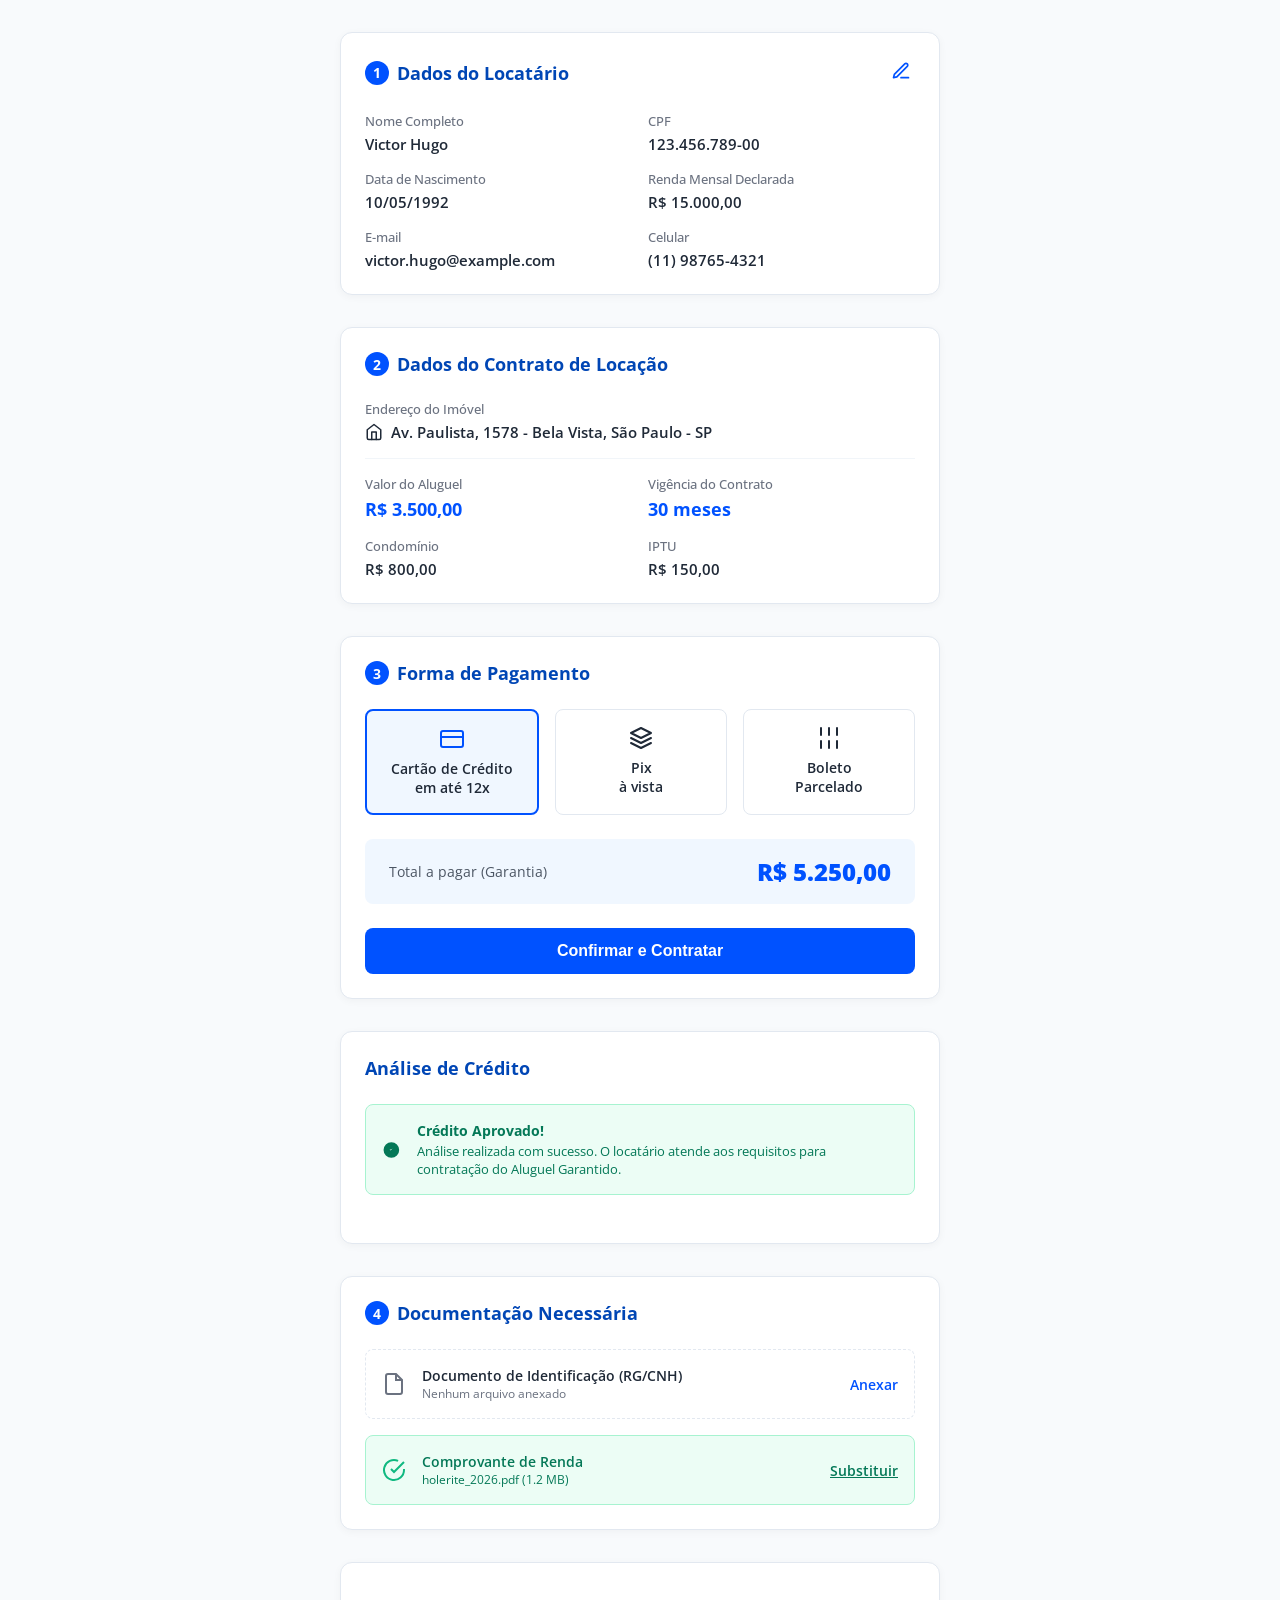
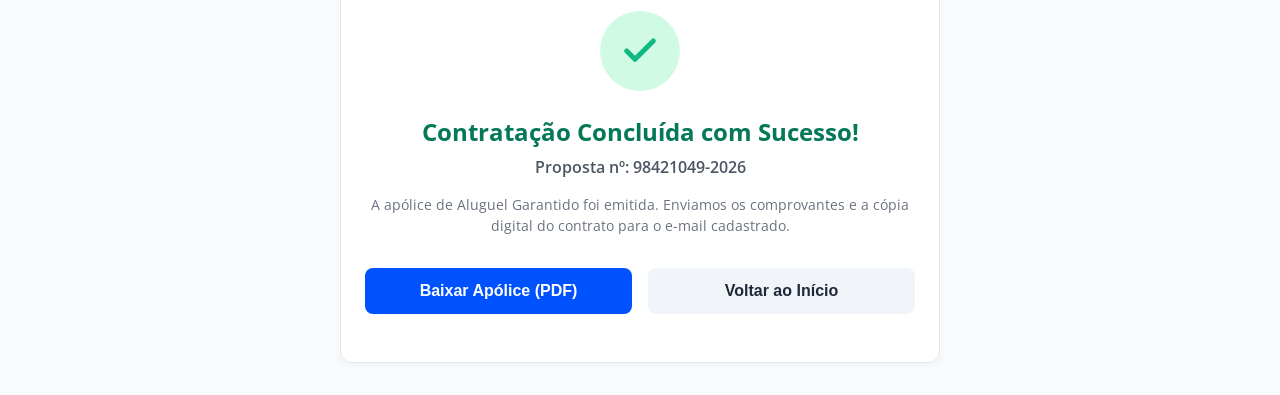
<file: portobank/documentacao-fianca/figma_components.html>
<!DOCTYPE html>
<html lang="pt-BR">
<head>
  <meta charset="UTF-8">
  <meta name="viewport" content="width=device-width, initial-scale=1.0">
  <title>Componentes do Design - Aluguel Garantido (Porto Bank)</title>
  <link rel="preconnect" href="https://fonts.googleapis.com">
  <link rel="preconnect" href="https://fonts.gstatic.com" crossorigin>
  <link href="https://fonts.googleapis.com/css2?family=Open+Sans:wght@400;500;600;700;800&display=swap" rel="stylesheet">
  <link rel="stylesheet" href="figma_components.css">
</head>
<body>

  <!-- Componente 1: Locatário -->
  <div class="porto-card">
    <div class="card-header">
      <div class="card-title">
        <span class="badge-number">1</span>
        Dados do Locatário
      </div>
      <button class="btn-icon" title="Editar">
        <svg width="20" height="20" viewBox="0 0 24 24" fill="none" stroke="currentColor" stroke-width="2" stroke-linecap="round" stroke-linejoin="round">
          <path d="M12 20h9"></path>
          <path d="M16.5 3.5a2.121 2.121 0 0 1 3 3L7 19l-4 1 1-4L16.5 3.5z"></path>
        </svg>
      </button>
    </div>
    
    <div class="data-grid">
      <div class="data-group">
        <span class="data-label">Nome Completo</span>
        <span class="data-value">Victor Hugo</span>
      </div>
      <div class="data-group">
        <span class="data-label">CPF</span>
        <span class="data-value">123.456.789-00</span>
      </div>
      <div class="data-group">
        <span class="data-label">Data de Nascimento</span>
        <span class="data-value">10/05/1992</span>
      </div>
      <div class="data-group">
        <span class="data-label">Renda Mensal Declarada</span>
        <span class="data-value">R$ 15.000,00</span>
      </div>
      <div class="data-group">
        <span class="data-label">E-mail</span>
        <span class="data-value">victor.hugo@example.com</span>
      </div>
      <div class="data-group">
        <span class="data-label">Celular</span>
        <span class="data-value">(11) 98765-4321</span>
      </div>
    </div>
  </div>

  <!-- Componente 2: Contrato -->
  <div class="porto-card">
    <div class="card-header">
      <div class="card-title">
        <span class="badge-number">2</span>
        Dados do Contrato de Locação
      </div>
    </div>
    
    <div class="data-group" style="margin-bottom: 16px;">
      <span class="data-label">Endereço do Imóvel</span>
      <span class="data-value" style="display:flex; align-items:center; gap: 8px;">
        <svg width="18" height="18" viewBox="0 0 24 24" fill="none" stroke="currentColor" stroke-width="2" stroke-linecap="round" stroke-linejoin="round"><path d="M3 9l9-7 9 7v11a2 2 0 0 1-2 2H5a2 2 0 0 1-2-2z"></path><polyline points="9 22 9 12 15 12 15 22"></polyline></svg>
        Av. Paulista, 1578 - Bela Vista, São Paulo - SP
      </span>
    </div>
    
    <div class="divider"></div>
    
    <div class="data-grid">
      <div class="data-group">
        <span class="data-label">Valor do Aluguel</span>
        <span class="data-value highlight">R$ 3.500,00</span>
      </div>
      <div class="data-group">
        <span class="data-label">Vigência do Contrato</span>
        <span class="data-value highlight">30 meses</span>
      </div>
      <div class="data-group">
        <span class="data-label">Condomínio</span>
        <span class="data-value">R$ 800,00</span>
      </div>
      <div class="data-group">
        <span class="data-label">IPTU</span>
        <span class="data-value">R$ 150,00</span>
      </div>
    </div>
  </div>

  <!-- Componente 3: Forma de Pagamento -->
  <div class="porto-card">
    <div class="card-header">
      <div class="card-title">
        <span class="badge-number">3</span>
        Forma de Pagamento
      </div>
    </div>
    
    <div class="payment-methods">
      <div class="payment-method active">
        <svg width="24" height="24" viewBox="0 0 24 24" fill="none" stroke="var(--porto-light-blue)" stroke-width="2" stroke-linecap="round" stroke-linejoin="round"><rect x="1" y="4" width="22" height="16" rx="2" ry="2"></rect><line x1="1" y1="10" x2="23" y2="10"></line></svg>
        <span class="payment-label">Cartão de Crédito<br>em até 12x</span>
      </div>
      <div class="payment-method">
        <svg width="24" height="24" viewBox="0 0 24 24" fill="none" stroke="currentColor" stroke-width="2" stroke-linecap="round" stroke-linejoin="round"><polygon points="12 2 2 7 12 12 22 7 12 2"></polygon><polyline points="2 17 12 22 22 17"></polyline><polyline points="2 12 12 17 22 12"></polyline></svg>
        <span class="payment-label">Pix<br>à vista</span>
      </div>
      <div class="payment-method">
        <svg width="24" height="24" viewBox="0 0 24 24" fill="none" stroke="currentColor" stroke-width="2" stroke-linecap="round" stroke-linejoin="round"><line x1="4" y1="22" x2="4" y2="15"></line><line x1="4" y1="9" x2="4" y2="2"></line><line x1="12" y1="22" x2="12" y2="15"></line><line x1="12" y1="9" x2="12" y2="2"></line><line x1="20" y1="22" x2="20" y2="15"></line><line x1="20" y1="9" x2="20" y2="2"></line></svg>
        <span class="payment-label">Boleto<br>Parcelado</span>
      </div>
    </div>

    <div class="payment-total-box">
      <span class="total-label">Total a pagar (Garantia)</span>
      <span class="total-value">R$ 5.250,00</span>
    </div>

    <button class="btn-primary">Confirmar e Contratar</button>
  </div>

  <!-- Componente 4: Análise de Crédito -->
  <div class="porto-card">
    <div class="card-header">
      <div class="card-title">Análise de Crédito</div>
    </div>
    
    <!-- Variação 1: Sucesso -->
    <div class="status-banner success">
      <svg class="status-icon" viewBox="0 0 24 24" stroke="currentColor" stroke-width="2" fill="none"><path stroke-linecap="round" stroke-linejoin="round" d="M9 12l2 2 4-4m6 2a9 9 0 11-18 0 9 9 0 0118 0z" /></svg>
      <div>
        <div class="status-title">Crédito Aprovado!</div>
        <div class="status-desc">Análise realizada com sucesso. O locatário atende aos requisitos para contratação do Aluguel Garantido.</div>
      </div>
    </div>

    <!-- Variação 2: Pendente (Comentado/Exemplo de Variação) -->
    <!-- 
    <div class="status-banner" style="background: var(--warning-bg); border: 1px solid #FCD34D; color: var(--warning-text);">
      <svg class="status-icon" viewBox="0 0 24 24" stroke="currentColor" stroke-width="2" fill="none"><path stroke-linecap="round" stroke-linejoin="round" d="M12 8v4l3 3m6-3a9 9 0 11-18 0 9 9 0 0118 0z" /></svg>
      <div>
        <div class="status-title">Em Análise</div>
        <div class="status-desc">A análise de crédito está em processamento. Retorne em breve.</div>
      </div>
    </div> 
    -->
  </div>

  <!-- Componente 5: Documentação Necessária -->
  <div class="porto-card">
    <div class="card-header">
      <div class="card-title">
        <span class="badge-number">4</span>
        Documentação Necessária
      </div>
    </div>
    
    <div class="doc-list">
      <!-- Item Pendente -->
      <div class="doc-item">
        <div class="doc-info">
          <svg width="24" height="24" viewBox="0 0 24 24" fill="none" stroke="var(--text-tertiary)" stroke-width="2"><path d="M14 2H6a2 2 0 0 0-2 2v16a2 2 0 0 0 2 2h12a2 2 0 0 0 2-2V8z"></path><polyline points="14 2 14 8 20 8"></polyline></svg>
          <div>
            <div class="doc-name">Documento de Identificação (RG/CNH)</div>
            <div class="doc-size">Nenhum arquivo anexado</div>
          </div>
        </div>
        <a href="#" class="doc-action">Anexar</a>
      </div>

      <!-- Item Enviado/Sucesso -->
      <div class="doc-item uploaded">
        <div class="doc-info">
          <svg width="24" height="24" viewBox="0 0 24 24" fill="none" stroke="var(--success-icon)" stroke-width="2"><path d="M22 11.08V12a10 10 0 1 1-5.93-9.14"></path><polyline points="22 4 12 14.01 9 11.01"></polyline></svg>
          <div>
            <div class="doc-name" style="color: var(--success-text)">Comprovante de Renda</div>
            <div class="doc-size" style="color: var(--success-text)">holerite_2026.pdf (1.2 MB)</div>
          </div>
        </div>
        <a href="#" class="doc-action" style="color: var(--success-text); text-decoration: underline;">Substituir</a>
      </div>
    </div>
  </div>

  <!-- Componente 6: Sucesso / Confirmação -->
  <div class="porto-card success-card">
    <div class="success-icon-large">
      <svg viewBox="0 0 24 24" fill="none" stroke="currentColor" stroke-width="3" stroke-linecap="round" stroke-linejoin="round">
        <polyline points="20 6 9 17 4 12"></polyline>
      </svg>
    </div>
    <div class="success-title">Contratação Concluída com Sucesso!</div>
    <div class="success-subtitle">Proposta nº: 98421049-2026</div>
    <div class="success-desc">
      A apólice de Aluguel Garantido foi emitida. Enviamos os comprovantes e a cópia digital do contrato para o e-mail cadastrado.
    </div>
    <div class="button-group">
      <button class="btn-primary">Baixar Apólice (PDF)</button>
      <button class="btn-secondary">Voltar ao Início</button>
    </div>
  </div>

</body>
</html>
</file>
<file: portobank/documentacao-fianca/figma_components.css>
:root {
  /* Brand Colors */
  --porto-blue: #0046B5;
  --porto-light-blue: #0052FF;
  --porto-bg-blue: #EBF5FF;
  --porto-highlight-blue: #F0F7FF;
  
  /* Status Colors */
  --success-bg: #ECFDF5;
  --success-text: #047857;
  --success-border: #A7F3D0;
  --success-icon: #10B981;
  --success-icon-bg: #D1FAE5;
  
  --warning-bg: #FEF3C7;
  --warning-text: #B45309;
  
  --error-border: #EF4444;

  /* Neutrals */
  --bg-color: #F8FAFC;
  --card-bg: #FFFFFF;
  --text-primary: #1F2937;
  --text-secondary: #4B5563;
  --text-tertiary: #6B7280;
  --border-color: #E2E8F0;
  --divider-color: #F1F5F9;
  
  /* Spacing */
  --spacing-1: 8px;
  --spacing-2: 16px;
  --spacing-3: 24px;
  --spacing-4: 32px;
  --spacing-5: 48px;

  /* Radii */
  --radius-sm: 8px;
  --radius-md: 12px;
  --radius-full: 9999px;
}

* {
  box-sizing: border-box;
  margin: 0;
  padding: 0;
}

body {
  font-family: 'Open Sans', 'Inter', sans-serif;
  background-color: var(--bg-color);
  color: var(--text-primary);
  padding: var(--spacing-4);
  display: flex;
  flex-direction: column;
  gap: var(--spacing-4);
  align-items: center;
}

/* Global Card Style */
.porto-card {
  background-color: var(--card-bg);
  border: 1px solid var(--border-color);
  border-radius: var(--radius-md);
  padding: var(--spacing-3);
  box-shadow: 0 2px 8px rgba(0, 0, 0, 0.04);
  width: 100%;
  max-width: 600px;
  transition: box-shadow 0.2s ease;
}

.porto-card:hover {
  box-shadow: 0 4px 12px rgba(0, 0, 0, 0.08);
}

.card-header {
  display: flex;
  justify-content: space-between;
  align-items: center;
  margin-bottom: var(--spacing-3);
}

.card-title {
  color: var(--porto-blue);
  font-size: 18px;
  font-weight: 700;
  display: flex;
  align-items: center;
  gap: var(--spacing-1);
}

.badge-number {
  background-color: var(--porto-light-blue);
  color: white;
  width: 24px;
  height: 24px;
  border-radius: var(--radius-full);
  display: inline-flex;
  align-items: center;
  justify-content: center;
  font-size: 14px;
  font-weight: 700;
}

.btn-icon {
  background: transparent;
  border: none;
  cursor: pointer;
  color: var(--porto-light-blue);
  padding: 4px;
  border-radius: var(--radius-sm);
  transition: background 0.2s;
}

.btn-icon:hover {
  background: var(--porto-bg-blue);
}

/* Data Grid Layout */
.data-grid {
  display: grid;
  grid-template-columns: 1fr 1fr;
  gap: var(--spacing-2);
}

.data-group {
  display: flex;
  flex-direction: column;
  gap: 4px;
}

.data-label {
  font-size: 13px;
  font-weight: 500;
  color: var(--text-tertiary);
}

.data-value {
  font-size: 15px;
  font-weight: 600;
  color: var(--text-primary);
}

.data-value.highlight {
  color: var(--porto-light-blue);
  font-size: 18px;
  font-weight: 700;
}

/* Status Banner */
.status-banner {
  display: flex;
  align-items: center;
  gap: var(--spacing-2);
  padding: var(--spacing-2);
  border-radius: var(--radius-sm);
  margin-bottom: var(--spacing-3);
}

.status-banner.success {
  background-color: var(--success-bg);
  border: 1px solid var(--success-border);
  color: var(--success-text);
}

.status-icon {
  width: 24px;
  height: 24px;
  fill: currentColor;
}

.status-title {
  font-weight: 700;
  font-size: 14px;
  margin-bottom: 2px;
}

.status-desc {
  font-weight: 400;
  font-size: 13px;
}

/* Payment Methods */
.payment-methods {
  display: flex;
  gap: var(--spacing-2);
  margin-bottom: var(--spacing-3);
}

.payment-method {
  flex: 1;
  border: 1px solid var(--border-color);
  border-radius: var(--radius-sm);
  padding: var(--spacing-2);
  text-align: center;
  cursor: pointer;
  transition: all 0.2s ease;
  display: flex;
  flex-direction: column;
  align-items: center;
  gap: var(--spacing-1);
}

.payment-method:hover {
  border-color: var(--porto-light-blue);
  background-color: var(--porto-bg-blue);
}

.payment-method.active {
  border: 2px solid var(--porto-light-blue);
  background-color: var(--porto-highlight-blue);
}

.payment-label {
  font-size: 14px;
  font-weight: 600;
}

.payment-total-box {
  background-color: var(--porto-highlight-blue);
  border-radius: var(--radius-sm);
  padding: var(--spacing-2) var(--spacing-3);
  display: flex;
  justify-content: space-between;
  align-items: center;
  margin-bottom: var(--spacing-3);
}

.total-label {
  font-size: 14px;
  color: var(--text-secondary);
}

.total-value {
  font-size: 24px;
  font-weight: 800;
  color: var(--porto-light-blue);
}

/* Buttons */
.btn-primary {
  width: 100%;
  background-color: var(--porto-light-blue);
  color: #FFF;
  border: none;
  border-radius: var(--radius-sm);
  padding: 14px 24px;
  font-size: 16px;
  font-weight: 600;
  cursor: pointer;
  transition: background 0.2s ease, transform 0.1s;
}

.btn-primary:hover {
  background-color: var(--porto-blue);
}

.btn-primary:active {
  transform: scale(0.98);
}

.btn-secondary {
  width: 100%;
  background-color: var(--divider-color);
  color: var(--text-primary);
  border: none;
  border-radius: var(--radius-sm);
  padding: 14px 24px;
  font-size: 16px;
  font-weight: 600;
  cursor: pointer;
  transition: background 0.2s ease;
}

.btn-secondary:hover {
  background-color: var(--border-color);
}

/* Document List */
.doc-list {
  display: flex;
  flex-direction: column;
  gap: var(--spacing-2);
}

.doc-item {
  display: flex;
  align-items: center;
  justify-content: space-between;
  padding: var(--spacing-2);
  border: 1px dashed var(--border-color);
  border-radius: var(--radius-sm);
  transition: background 0.2s ease;
}

.doc-item.uploaded {
  border-style: solid;
  border-color: var(--success-border);
  background-color: var(--success-bg);
}

.doc-info {
  display: flex;
  align-items: center;
  gap: var(--spacing-2);
}

.doc-name {
  font-size: 14px;
  font-weight: 600;
  color: var(--text-primary);
}

.doc-size {
  font-size: 12px;
  font-weight: 400;
  color: var(--text-tertiary);
}

.doc-action {
  font-size: 14px;
  font-weight: 600;
  color: var(--porto-light-blue);
  cursor: pointer;
  text-decoration: none;
}

/* Success Card */
.success-card {
  text-align: center;
  padding: var(--spacing-5) var(--spacing-3);
}

.success-icon-large {
  width: 80px;
  height: 80px;
  background-color: var(--success-icon-bg);
  color: var(--success-icon);
  border-radius: var(--radius-full);
  display: flex;
  align-items: center;
  justify-content: center;
  margin: 0 auto var(--spacing-3);
}

.success-icon-large svg {
  width: 40px;
  height: 40px;
}

.success-title {
  font-size: 24px;
  font-weight: 700;
  color: var(--success-text);
  margin-bottom: var(--spacing-1);
}

.success-subtitle {
  font-size: 16px;
  font-weight: 600;
  color: var(--text-secondary);
  margin-bottom: var(--spacing-2);
}

.success-desc {
  font-size: 14px;
  color: var(--text-tertiary);
  margin-bottom: var(--spacing-4);
  line-height: 1.5;
}

.button-group {
  display: flex;
  gap: var(--spacing-2);
}

/* Dividers */
.divider {
  height: 1px;
  background-color: var(--divider-color);
  margin: var(--spacing-2) 0;
}
</file>
